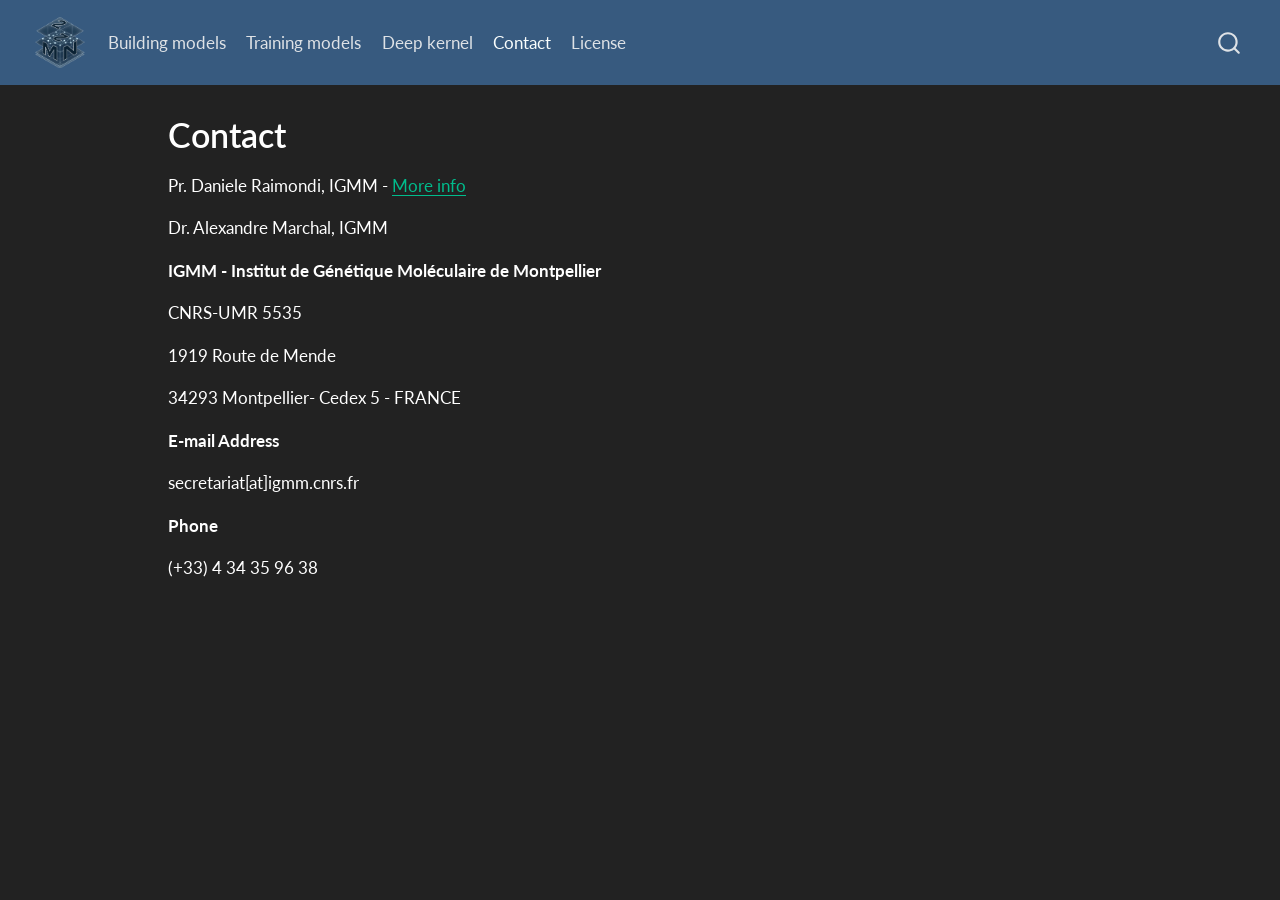
<file: contact.html>
<!DOCTYPE html>
<html xmlns="http://www.w3.org/1999/xhtml" lang="en" xml:lang="en"><head>

<meta charset="utf-8">
<meta name="generator" content="quarto-1.11.9">

<meta name="viewport" content="width=device-width, initial-scale=1.0, user-scalable=yes">


<title>Contact – m2n2</title>
<style>
/* Default styles provided by pandoc.
** See https://pandoc.org/MANUAL.html#variables-for-html for config info.
*/
span.smallcaps{font-variant: small-caps;}
div.columns{display: flex; gap: 1.5em;}
div.column{flex: auto;}
@media screen {
div.columns{gap: min(4vw, 1.5em);}
div.column{overflow-x: auto;}
}
div.hanging-indent{margin-left: 1.5em; text-indent: -1.5em;}
ul.task-list{list-style: none;}
ul.task-list li input[type="checkbox"] {
  width: 0.8em;
  margin: 0 0.8em 0.2em -1em; /* quarto-specific, see https://github.com/quarto-dev/quarto-cli/issues/4556 */ 
  vertical-align: middle;
}
</style>


<script src="site_libs/quarto-nav/quarto-nav.js"></script>
<script src="site_libs/quarto-nav/headroom.min.js"></script>
<script src="site_libs/clipboard/clipboard.min.js"></script>
<script src="site_libs/quarto-search/autocomplete.umd.js"></script>
<script src="site_libs/quarto-search/fuse.min.js"></script>
<script src="site_libs/quarto-search/quarto-search.js"></script>
<meta name="quarto:offset" content="./">
<link href="./img/favicon.png" rel="icon" type="image/png">
<script src="site_libs/quarto-html/quarto.js" type="module"></script>
<script src="site_libs/quarto-html/tabsets/tabsets.js" type="module"></script>
<script src="site_libs/quarto-html/scrollable-regions/scrollable-regions.js" type="module"></script>
<script src="site_libs/quarto-html/popper.min.js"></script>
<script src="site_libs/quarto-html/tippy.umd.min.js"></script>
<script src="site_libs/quarto-html/anchor.min.js"></script>
<link href="site_libs/quarto-html/tippy.css" rel="stylesheet">
<link href="site_libs/quarto-html/quarto-syntax-highlighting-dark-447e42e69aaa9833c0ba1b986f430b20.css" rel="stylesheet" id="quarto-text-highlighting-styles">
<script src="site_libs/bootstrap/bootstrap.min.js"></script>
<link href="site_libs/bootstrap/bootstrap-icons.css" rel="stylesheet">
<link href="site_libs/bootstrap/bootstrap-379c8eee9c6f7a34f31a2b320c1950b6.min.css" rel="stylesheet" append-hash="true" id="quarto-bootstrap" data-mode="dark">
<script id="quarto-search-options" type="application/json">{
  "location": "navbar",
  "copy-button": false,
  "collapse-after": 3,
  "panel-placement": "end",
  "type": "overlay",
  "limit": 50,
  "keyboard-shortcut": [
    "f",
    "/",
    "s"
  ],
  "show-item-context": false,
  "language": {
    "search-no-results-text": "No results",
    "search-matching-documents-text": "matching documents",
    "search-copy-link-title": "Copy link to search",
    "search-hide-matches-text": "Hide additional matches",
    "search-more-match-text": "more match in this document",
    "search-more-matches-text": "more matches in this document",
    "search-clear-button-title": "Clear",
    "search-text-placeholder": "",
    "search-detached-cancel-button-title": "Cancel",
    "search-submit-button-title": "Submit",
    "search-label": "Search"
  }
}</script>


</head>

<body class="nav-fixed quarto-light"><a id="quarto-skip-link" class="visually-hidden-focusable" href="#quarto-document-content">Skip to main content</a>

<div id="quarto-search-results"></div>
  <header id="quarto-header" class="headroom fixed-top">
    <nav class="navbar navbar-expand-lg " data-bs-theme="dark" aria-label="Site">
      <div class="navbar-container container-fluid">
      <div class="navbar-brand-container mx-auto">
    <a href="./index.html" class="navbar-brand navbar-brand-logo">
    <img src="./img/favicon.png" alt="m2n2" class="navbar-logo light-content">
    <img src="./img/favicon.png" alt="m2n2" class="navbar-logo dark-content">
    </a>
  </div>
          <button class="navbar-toggler" type="button" data-bs-toggle="collapse" data-bs-target="#navbarCollapse" aria-controls="navbarCollapse" aria-expanded="false" aria-label="Toggle navigation" onclick="if (window.quartoToggleHeadroom) { window.quartoToggleHeadroom(); }">
  <span class="navbar-toggler-icon"></span>
</button>
          <div class="collapse navbar-collapse" id="navbarCollapse">
            <ul class="navbar-nav navbar-nav-scroll me-auto">
  <li class="nav-item">
    <a class="nav-link" href="./build.html"> 
<span class="menu-text">Building models</span></a>
  </li>  
  <li class="nav-item">
    <a class="nav-link" href="./training.html"> 
<span class="menu-text">Training models</span></a>
  </li>  
  <li class="nav-item">
    <a class="nav-link" href="./deep_kernel.html"> 
<span class="menu-text">Deep kernel</span></a>
  </li>  
  <li class="nav-item">
    <a class="nav-link active" href="./contact.html" aria-current="page"> 
<span class="menu-text">Contact</span></a>
  </li>  
  <li class="nav-item">
    <a class="nav-link" href="./license.html"> 
<span class="menu-text">License</span></a>
  </li>  
</ul>
          </div> <!-- /navcollapse -->
            <div class="quarto-navbar-tools">
</div>
            <div id="quarto-search" class="" title="Search"></div>
      </div> <!-- /container-fluid -->
    </nav>
</header>
<!-- content -->
<div id="quarto-content" class="quarto-container page-columns page-rows-contents page-layout-article page-navbar">
<!-- sidebar -->
<!-- margin-sidebar -->
    <div id="quarto-margin-sidebar" class="sidebar margin-sidebar zindex-bottom">
        
    </div>
<!-- main -->
<main class="content" id="quarto-document-content" tabindex="-1">

<header id="title-block-header" class="quarto-title-block default">
<div class="quarto-title">
<h1 class="title">Contact</h1>
</div>



<div class="quarto-title-meta">

    
  
    
  </div>
  


</header>


<p>Pr. Daniele Raimondi, IGMM - <a href="https://www.igmm.cnrs.fr/en/team/ai-for-genome-interpretation/">More info</a></p>
<p>Dr.&nbsp;Alexandre Marchal, IGMM</p>
<p><strong>IGMM - Institut de Génétique Moléculaire de Montpellier</strong></p>
<p>CNRS-UMR 5535</p>
<p>1919 Route de Mende</p>
<p>34293 Montpellier- Cedex 5 - FRANCE</p>
<p><strong>E-mail Address</strong></p>
<p>secretariat[at]igmm.cnrs.fr</p>
<p><strong>Phone</strong></p>
<p>(+33) 4 34 35 96 38</p>



</main> <!-- /main -->
<script id="quarto-html-after-body" type="application/javascript">
  window.document.addEventListener("DOMContentLoaded", function (event) {
    const icon = "";
    const anchorJS = new window.AnchorJS();
    anchorJS.options = {
      placement: 'right',
      icon: icon
    };
    anchorJS.add('.anchored');
    const isCodeAnnotation = (el) => {
      for (const clz of el.classList) {
        if (clz.startsWith('code-annotation-')) {                     
          return true;
        }
      }
      return false;
    }
    const onCopySuccess = function(e) {
      // button target
      const button = e.trigger;
      // don't keep focus
      button.blur();
      // flash "checked"
      button.classList.add('code-copy-button-checked');
      var currentTitle = button.getAttribute("title");
      button.setAttribute("title", "Copied!");
      let tooltip;
      if (window.bootstrap) {
        button.setAttribute("data-bs-toggle", "tooltip");
        button.setAttribute("data-bs-placement", "left");
        button.setAttribute("data-bs-title", "Copied!");
        tooltip = new bootstrap.Tooltip(button, 
          { trigger: "manual", 
            customClass: "code-copy-button-tooltip",
            offset: [0, -8]});
        tooltip.show();    
      }
      setTimeout(function() {
        if (tooltip) {
          tooltip.hide();
          button.removeAttribute("data-bs-title");
          button.removeAttribute("data-bs-toggle");
          button.removeAttribute("data-bs-placement");
        }
        button.setAttribute("title", currentTitle);
        button.classList.remove('code-copy-button-checked');
      }, 1000);
      // clear code selection
      e.clearSelection();
    }
    const getTextToCopy = function(trigger) {
      const outerScaffold = trigger.parentElement.cloneNode(true);
      const codeEl = outerScaffold.querySelector('code');
      for (const childEl of codeEl.children) {
        if (isCodeAnnotation(childEl)) {
          childEl.remove();
        }
      }
      return codeEl.innerText;
    }
    const clipboard = new window.ClipboardJS('.code-copy-button:not([data-in-quarto-modal])', {
      text: getTextToCopy
    });
    clipboard.on('success', onCopySuccess);
    if (window.document.getElementById('quarto-embedded-source-code-modal')) {
      const clipboardModal = new window.ClipboardJS('.code-copy-button[data-in-quarto-modal]', {
        text: getTextToCopy,
        container: window.document.getElementById('quarto-embedded-source-code-modal')
      });
      clipboardModal.on('success', onCopySuccess);
    }
      var localhostRegex = new RegExp(/^(?:http|https):\/\/localhost\:?[0-9]*\//);
      var mailtoRegex = new RegExp(/^mailto:/);
        var filterRegex = new RegExp("https:\/\/AI-for-Genome-Interpretation-lab\.github\.io\/m2n2\/");
      var isInternal = (href) => {
          return filterRegex.test(href) || localhostRegex.test(href) || mailtoRegex.test(href);
      }
      // Inspect non-navigation links and adorn them if external
      window.quartoDecorateExternalLinks = function (root) {
     var links = (root || window.document).querySelectorAll('a[href]:not(.nav-link):not(.navbar-brand):not(.toc-action):not(.sidebar-link):not(.sidebar-item-toggle):not(.pagination-link):not(.no-external):not([aria-hidden]):not(.dropdown-item):not(.quarto-navigation-tool):not(.about-link)');
      for (var i=0; i<links.length; i++) {
        const link = links[i];
        if (!isInternal(link.href)) {
          // undo the damage that might have been done by quarto-nav.js in the case of
          // links that we want to consider external
          if (link.dataset.originalHref !== undefined) {
            link.href = link.dataset.originalHref;
          }
          if (!link.classList.contains('no-external-icon')) {
          }
        }
      }
      };
      window.quartoDecorateExternalLinks(window.document);
    // Esc closes the popup (WCAG 1.4.13) and focus leaving both trigger and
    // popup closes it (WCAG 2.4.11); tippy handles neither for interactive popups.
    const hideOnEscAndFocusOut = {
      name: 'hideOnEscAndFocusOut',
      defaultValue: true,
      fn(instance) {
        const dismiss = () => {
          // A show scheduled by the trigger delay would otherwise reopen it
          instance.clearDelayTimeouts();
          instance.hide();
        };
        const onKeyDown = (event) => {
          if (event.key !== 'Escape') {
            return;
          }
          // Keep Esc from also reaching page handlers (e.g. reveal.js overview),
          // except an open reveal.js slide menu, which Esc should close too.
          // The menu handles keys only when its keyboard option is on.
          const menuHandlesEsc = window.Reveal?.getPlugin?.('menu')?.isOpen() &&
            window.Reveal.getConfig().menu?.keyboard !== false;
          if (!menuHandlesEsc) {
            event.stopPropagation();
          }
          if (instance.popper.contains(window.document.activeElement)) {
            // Disabled while refocusing so the focus trigger does not reopen it
            instance.disable();
            instance.reference.focus();
            instance.enable();
          }
          dismiss();
        };
        const onFocusOut = (event) => {
          const target = event.relatedTarget;
          if (target && !instance.reference.contains(target) &&
              !instance.popper.contains(target)) {
            dismiss();
          }
        };
        // On the trigger too: a click trigger (code-annotations: select) has no
        // blur handling. Attached for the instance's lifetime so leaving the
        // trigger also cancels a show still pending on the trigger delay.
        instance.reference.addEventListener('focusout', onFocusOut);
        return {
          onShow() {
            window.document.addEventListener('keydown', onKeyDown, true);
            instance.popper.addEventListener('focusout', onFocusOut);
          },
          onHide() {
            window.document.removeEventListener('keydown', onKeyDown, true);
            instance.popper.removeEventListener('focusout', onFocusOut);
          },
          onDestroy() {
            instance.reference.removeEventListener('focusout', onFocusOut);
          },
        };
      },
    };
    function tippyHover(el, contentFn, onTriggerFn, onUntriggerFn) {
      const config = {
        allowHTML: true,
        maxWidth: 500,
        delay: 100,
        arrow: false,
        appendTo: function(el) {
            return el.parentElement;
        },
        interactive: true,
        interactiveBorder: 10,
        theme: 'quarto',
        placement: 'bottom-start',
        plugins: [hideOnEscAndFocusOut],
      };
      if (contentFn) {
        config.content = contentFn;
      }
      if (onTriggerFn) {
        config.onTrigger = onTriggerFn;
      }
      if (onUntriggerFn) {
        config.onUntrigger = onUntriggerFn;
      }
      window.tippy(el, config); 
    }
    const noterefs = window.document.querySelectorAll('a[role="doc-noteref"]');
    for (var i=0; i<noterefs.length; i++) {
      const ref = noterefs[i];
      tippyHover(ref, function() {
        // use id or data attribute instead here
        let href = ref.getAttribute('data-footnote-href') || ref.getAttribute('href');
        try { href = new URL(href).hash; } catch {}
        const id = href.replace(/^#\/?/, "");
        const note = window.document.getElementById(id);
        if (note) {
          return note.innerHTML;
        } else {
          return "";
        }
      });
    }
    const xrefs = window.document.querySelectorAll('a.quarto-xref');
    const processXRef = (id, note) => {
      // Strip column container classes
      const stripColumnClz = (el) => {
        el.classList.remove("page-full", "page-columns");
        if (el.children) {
          for (const child of el.children) {
            stripColumnClz(child);
          }
        }
      }
      stripColumnClz(note)
      if (id === null || id.startsWith('sec-')) {
        // Special case sections, only their first couple elements
        const container = document.createElement("div");
        if (note.children && note.children.length > 2) {
          container.appendChild(note.children[0].cloneNode(true));
          for (let i = 1; i < note.children.length; i++) {
            const child = note.children[i];
            if (child.tagName === "P" && child.innerText === "") {
              continue;
            } else {
              container.appendChild(child.cloneNode(true));
              break;
            }
          }
          if (window.Quarto?.typesetMath) {
            window.Quarto.typesetMath(container);
          }
          return container.innerHTML
        } else {
          if (window.Quarto?.typesetMath) {
            window.Quarto.typesetMath(note);
          }
          return note.innerHTML;
        }
      } else {
        // Remove any anchor links if they are present
        const anchorLink = note.querySelector('a.anchorjs-link');
        if (anchorLink) {
          anchorLink.remove();
        }
        if (window.Quarto?.typesetMath) {
          window.Quarto.typesetMath(note);
        }
        if (note.classList.contains("callout")) {
          return note.outerHTML;
        } else {
          return note.innerHTML;
        }
      }
    }
    for (var i=0; i<xrefs.length; i++) {
      const xref = xrefs[i];
      tippyHover(xref, undefined, function(instance) {
        instance.disable();
        let url = xref.getAttribute('href');
        let hash = undefined; 
        if (url.startsWith('#')) {
          hash = url;
        } else {
          try { hash = new URL(url).hash; } catch {}
        }
        if (hash) {
          const id = hash.replace(/^#\/?/, "");
          const note = window.document.getElementById(id);
          if (note !== null) {
            try {
              const html = processXRef(id, note.cloneNode(true));
              instance.setContent(html);
            } finally {
              instance.enable();
              instance.show();
            }
          } else {
            // See if we can fetch this
            fetch(url.split('#')[0])
            .then(res => res.text())
            .then(html => {
              const parser = new DOMParser();
              const htmlDoc = parser.parseFromString(html, "text/html");
              const note = htmlDoc.getElementById(id);
              if (note !== null) {
                const html = processXRef(id, note);
                instance.setContent(html);
              } 
            }).finally(() => {
              instance.enable();
              instance.show();
            });
          }
        } else {
          // See if we can fetch a full url (with no hash to target)
          // This is a special case and we should probably do some content thinning / targeting
          fetch(url)
          .then(res => res.text())
          .then(html => {
            const parser = new DOMParser();
            const htmlDoc = parser.parseFromString(html, "text/html");
            const note = htmlDoc.querySelector('main.content');
            if (note !== null) {
              // This should only happen for chapter cross references
              // (since there is no id in the URL)
              // remove the first header
              if (note.children.length > 0 && note.children[0].tagName === "HEADER") {
                note.children[0].remove();
              }
              const html = processXRef(null, note);
              instance.setContent(html);
            } 
          }).finally(() => {
            instance.enable();
            instance.show();
          });
        }
      }, function(instance) {
      });
    }
        let selectedAnnoteEl;
        const selectorForAnnotation = ( cell, annotation) => {
          let cellAttr = 'data-code-cell="' + cell + '"';
          let lineAttr = 'data-code-annotation="' +  annotation + '"';
          const selector = 'span[' + cellAttr + '][' + lineAttr + ']';
          return selector;
        }
        const selectCodeLines = (annoteEl) => {
          const doc = window.document;
          const targetCell = annoteEl.getAttribute("data-target-cell");
          const targetAnnotation = annoteEl.getAttribute("data-target-annotation");
          const annoteSpan = window.document.querySelector(selectorForAnnotation(targetCell, targetAnnotation));
          const lines = annoteSpan.getAttribute("data-code-lines").split(",");
          const lineIds = lines.map((line) => {
            return targetCell + "-" + line;
          })
          // Each band is positioned against its own containing block, which is
          // not the offsetParent of the lines, so place it from client rects.
          const placeBand = (band, firstEl, lastEl, codeBlock) => {
            const container = band.offsetParent;
            if (container === null) {
              return;
            }
            const containerRect = container.getBoundingClientRect();
            // Reveal.js scales slides with a transform, so convert client
            // pixels back to the CSS pixels of the container.
            const scale = containerRect.height / container.offsetHeight || 1;
            const firstRect = firstEl.getBoundingClientRect();
            const lastRect = lastEl.getBoundingClientRect();
            const top = (firstRect.top - containerRect.top) / scale - container.clientTop + container.scrollTop;
            const height = (lastRect.bottom - firstRect.top) / scale;
            band.style.top = top - 2 + "px";
            band.style.height = height + 4 + "px";
            if (codeBlock) {
              // Without the copy button wrapper, the containing block is wider
              // than the code block, so span the code block explicitly.
              const blockRect = codeBlock.getBoundingClientRect();
              band.style.left = (blockRect.left - containerRect.left) / scale - container.clientLeft + container.scrollLeft + "px";
              band.style.width = blockRect.width / scale + "px";
            }
          };
          if (lineIds.length > 0) {
            const el = window.document.getElementById(lineIds[0]);
            const lastEl = window.document.getElementById(lineIds[lineIds.length - 1]);
            const parent = el.parentElement.parentElement;
            // cook up a div (if necessary) and position it
            let div = window.document.getElementById("code-annotation-line-highlight");
            if (div === null) {
              div = window.document.createElement("div");
              div.setAttribute("id", "code-annotation-line-highlight");
              div.style.position = 'absolute';
              parent.appendChild(div);
            }
            placeBand(div, el, lastEl, parent.closest("div.sourceCode") || parent);
            let gutterDiv = window.document.getElementById("code-annotation-line-highlight-gutter");
            if (gutterDiv === null) {
              gutterDiv = window.document.createElement("div");
              gutterDiv.setAttribute("id", "code-annotation-line-highlight-gutter");
              gutterDiv.style.position = 'absolute';
              const codeCell = window.document.getElementById(targetCell);
              const gutter = codeCell.querySelector('.code-annotation-gutter');
              gutter.appendChild(gutterDiv);
            }
            placeBand(gutterDiv, el, lastEl);
            selectedAnnoteEl = annoteEl;
          }
        };
        const unselectCodeLines = () => {
          const elementsIds = ["code-annotation-line-highlight", "code-annotation-line-highlight-gutter"];
          elementsIds.forEach((elId) => {
            const div = window.document.getElementById(elId);
            if (div) {
              div.remove();
            }
          });
          selectedAnnoteEl = undefined;
        };
          // Handle positioning of the toggle
      window.addEventListener(
        "resize",
        throttle(() => {
          elRect = undefined;
          if (selectedAnnoteEl) {
            selectCodeLines(selectedAnnoteEl);
          }
        }, 10)
      );
      function throttle(fn, ms) {
      let throttle = false;
      let timer;
        return (...args) => {
          if(!throttle) { // first call gets through
              fn.apply(this, args);
              throttle = true;
          } else { // all the others get throttled
              if(timer) clearTimeout(timer); // cancel #2
              timer = setTimeout(() => {
                fn.apply(this, args);
                timer = throttle = false;
              }, ms);
          }
        };
      }
        // Attach click handler to the DT
        const annoteDls = window.document.querySelectorAll('dt[data-target-cell]');
        for (const annoteDlNode of annoteDls) {
          annoteDlNode.addEventListener('click', (event) => {
            const clickedEl = event.target;
            if (clickedEl !== selectedAnnoteEl) {
              unselectCodeLines();
              const activeEl = window.document.querySelector('dt[data-target-cell].code-annotation-active');
              if (activeEl) {
                activeEl.classList.remove('code-annotation-active');
              }
              selectCodeLines(clickedEl);
              clickedEl.classList.add('code-annotation-active');
            } else {
              // Unselect the line
              unselectCodeLines();
              clickedEl.classList.remove('code-annotation-active');
            }
          });
        }
    const findCites = (el) => {
      const parentEl = el.parentElement;
      if (parentEl) {
        const cites = parentEl.dataset.cites;
        if (cites) {
          return {
            el,
            cites: cites.split(' ')
          };
        } else {
          return findCites(el.parentElement)
        }
      } else {
        return undefined;
      }
    };
    var bibliorefs = window.document.querySelectorAll('a[role="doc-biblioref"]');
    for (var i=0; i<bibliorefs.length; i++) {
      const ref = bibliorefs[i];
      const citeInfo = findCites(ref);
      if (citeInfo) {
        tippyHover(citeInfo.el, function() {
          var popup = window.document.createElement('div');
          citeInfo.cites.forEach(function(cite) {
            var citeDiv = window.document.createElement('div');
            citeDiv.classList.add('hanging-indent');
            citeDiv.classList.add('csl-entry');
            var biblioDiv = window.document.getElementById('ref-' + cite);
            if (biblioDiv) {
              citeDiv.innerHTML = biblioDiv.innerHTML;
            }
            popup.appendChild(citeDiv);
          });
          return popup.innerHTML;
        });
      }
    }
  });
  </script>
  <script type="application/javascript">
  window.quartoScrollableRegionsLabels = {"code":"Scrollable code","output":"Scrollable output"};
  </script>
</div> <!-- /content -->
<script src="www/script.js"></script>




</body></html>
</file>
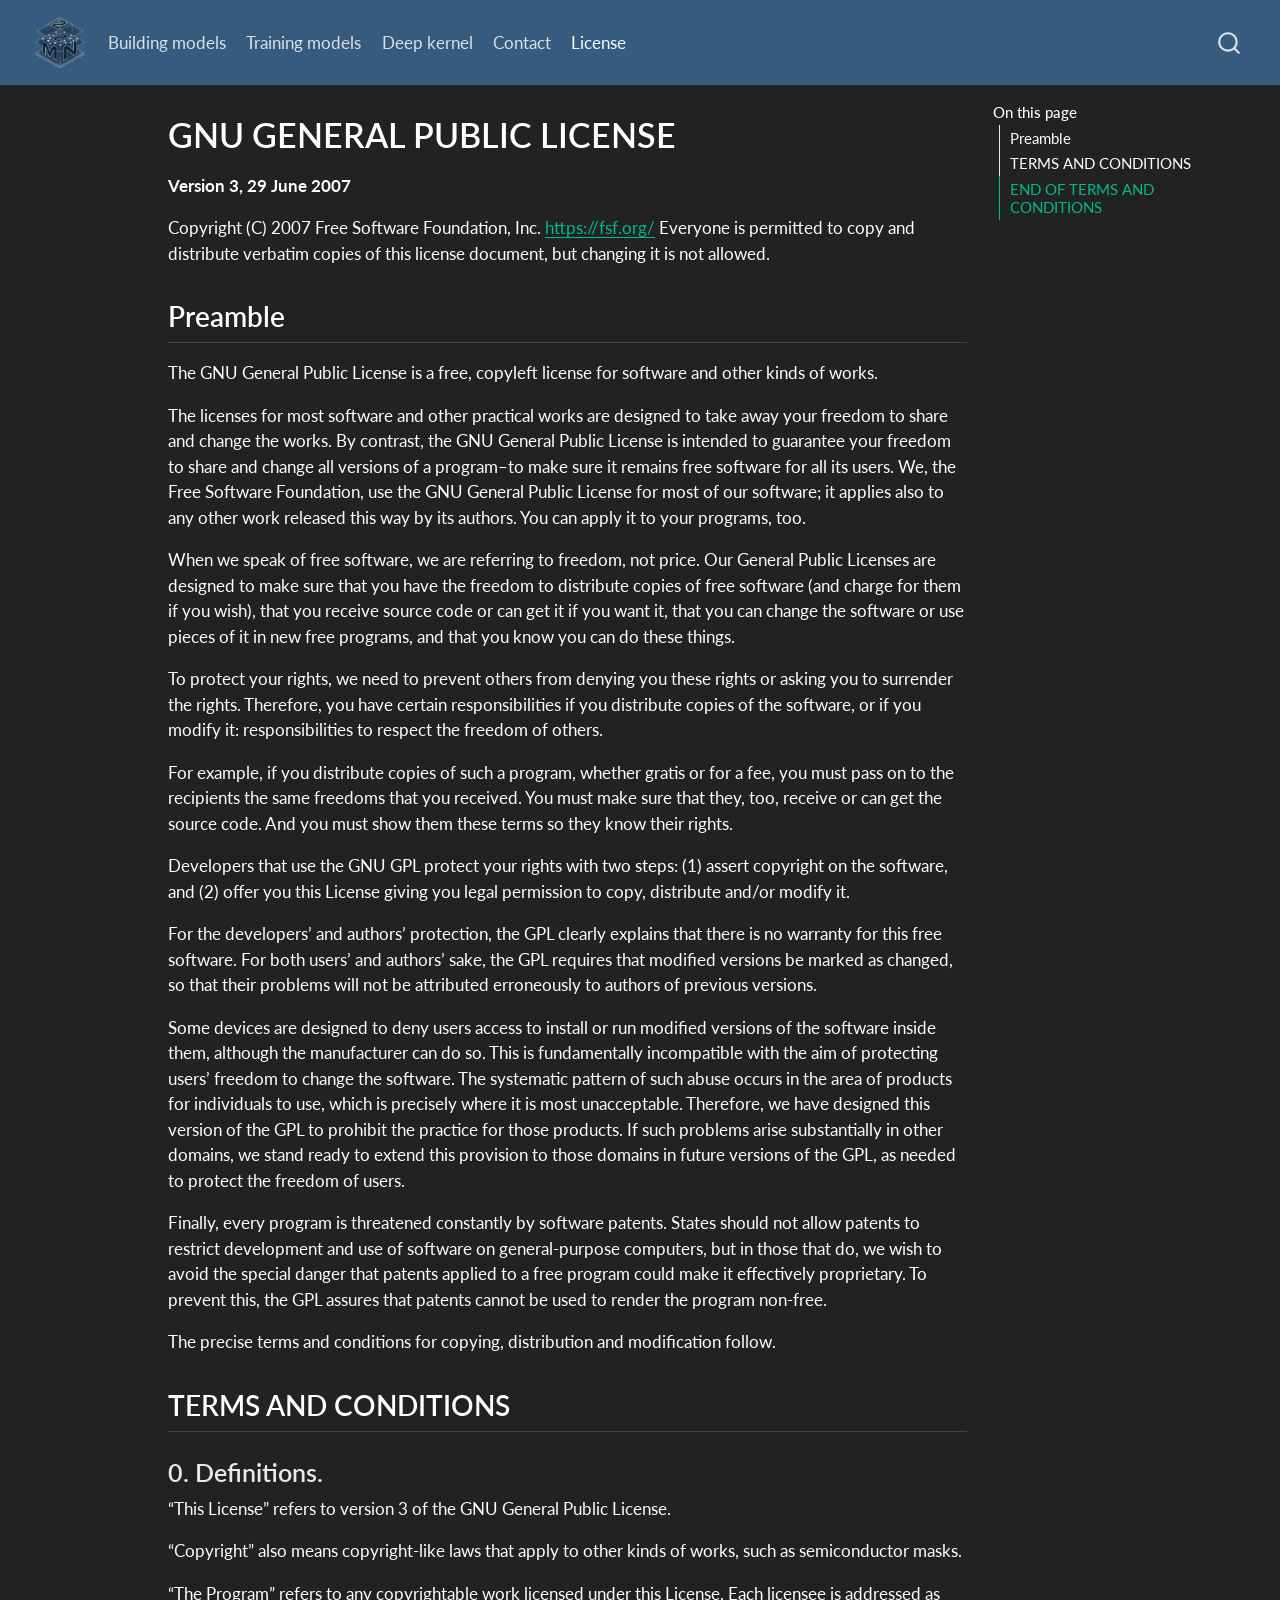
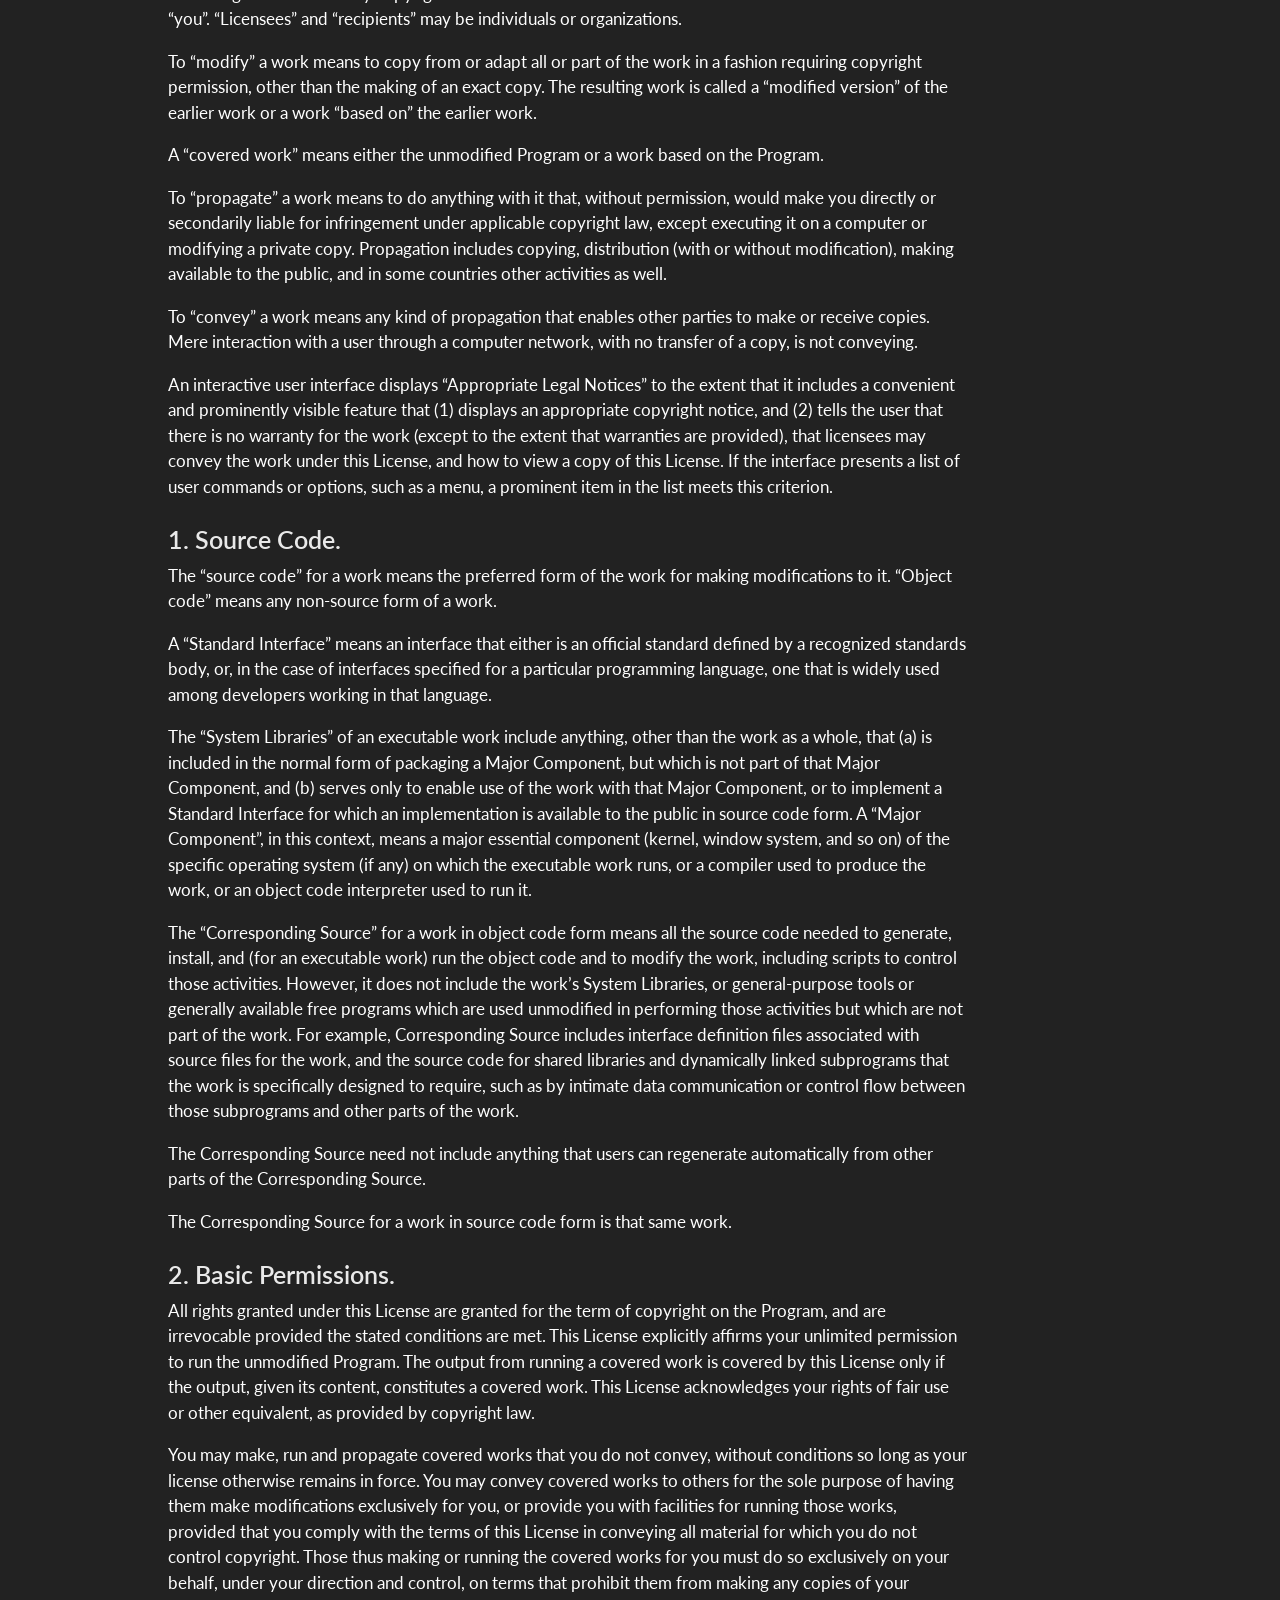
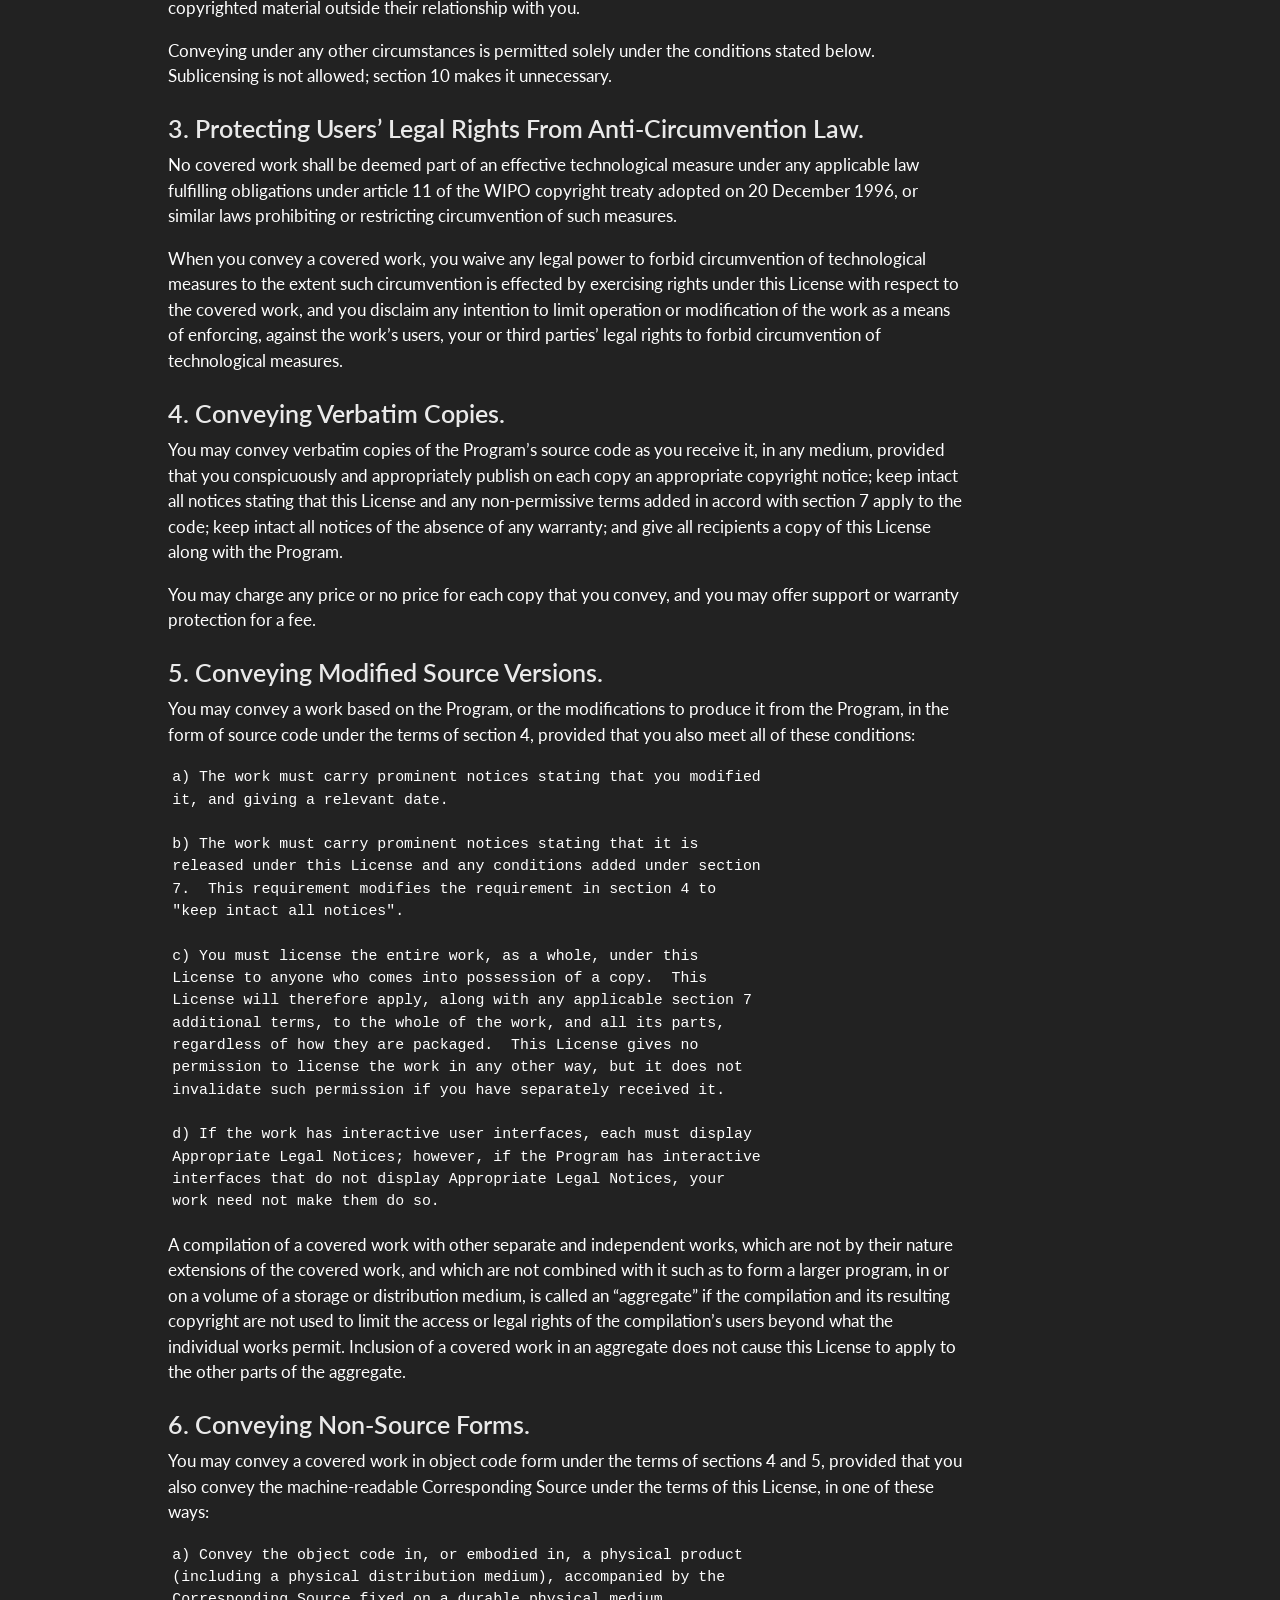
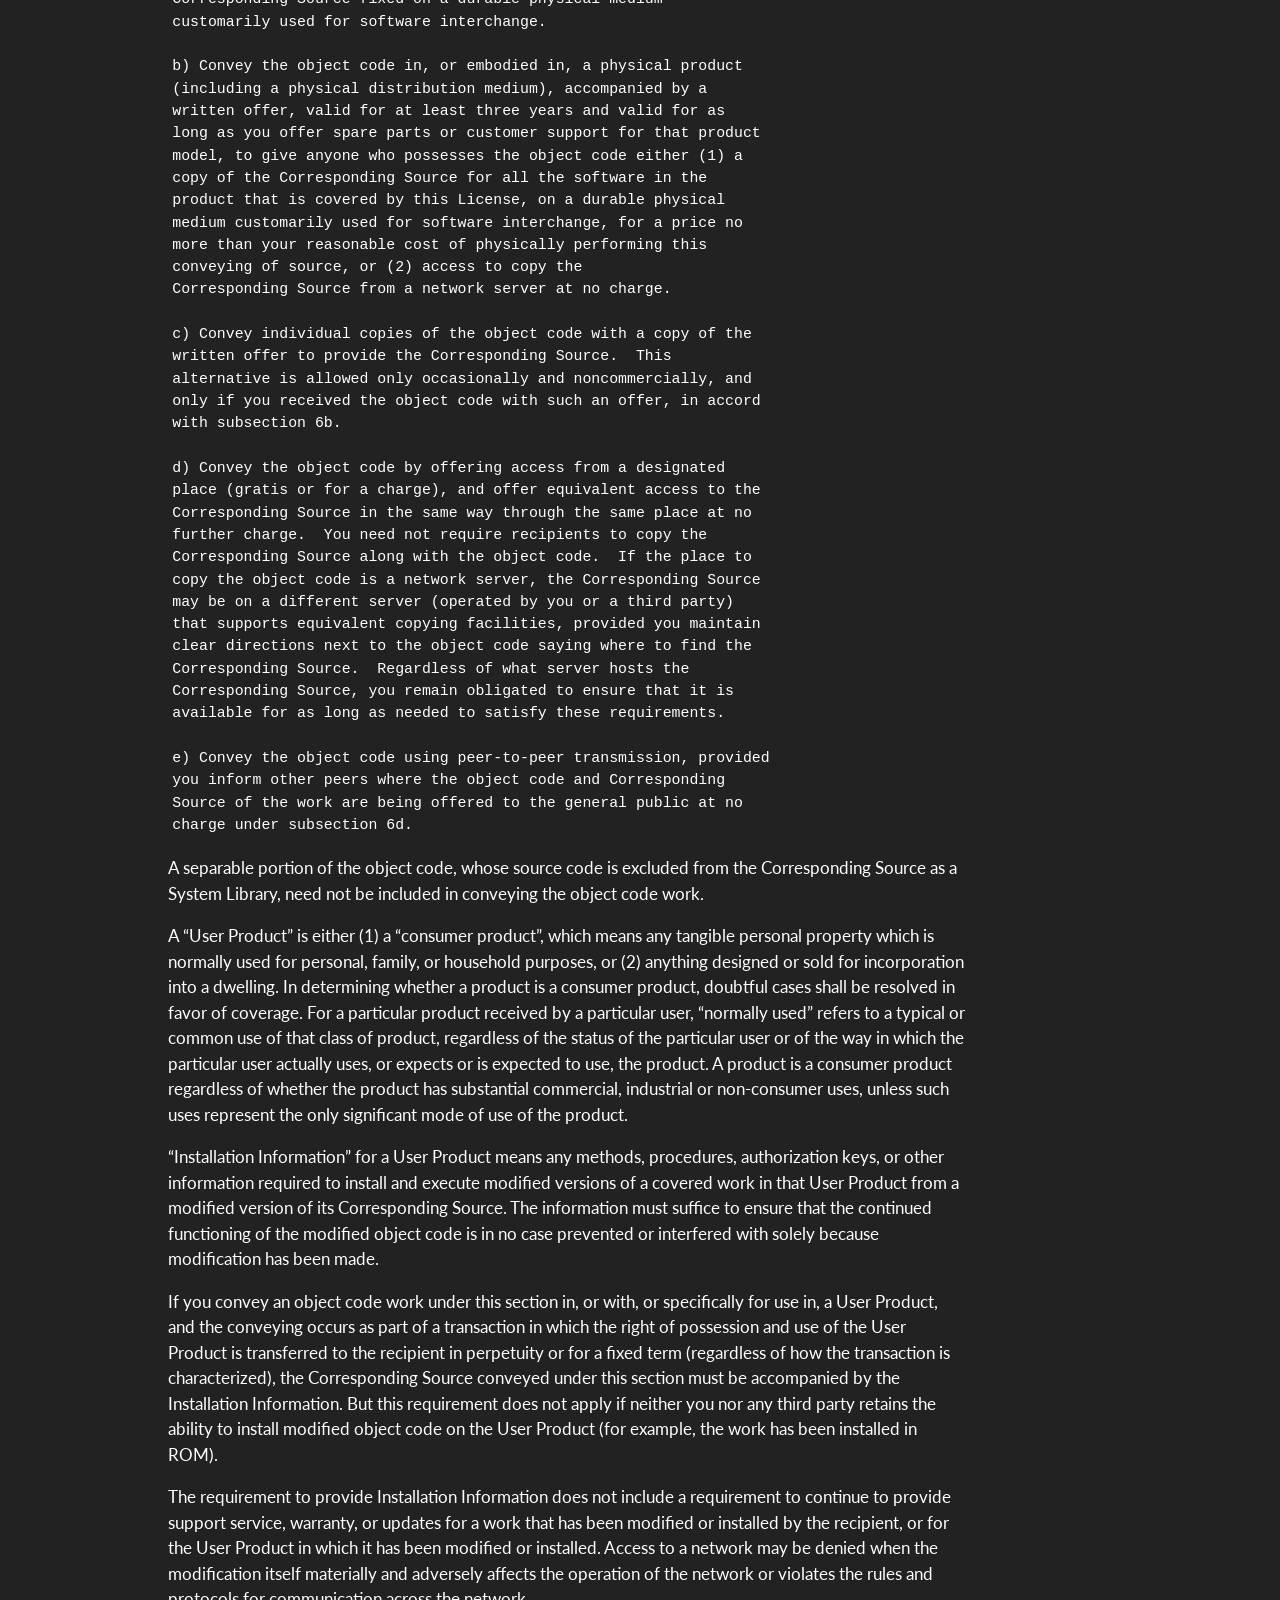
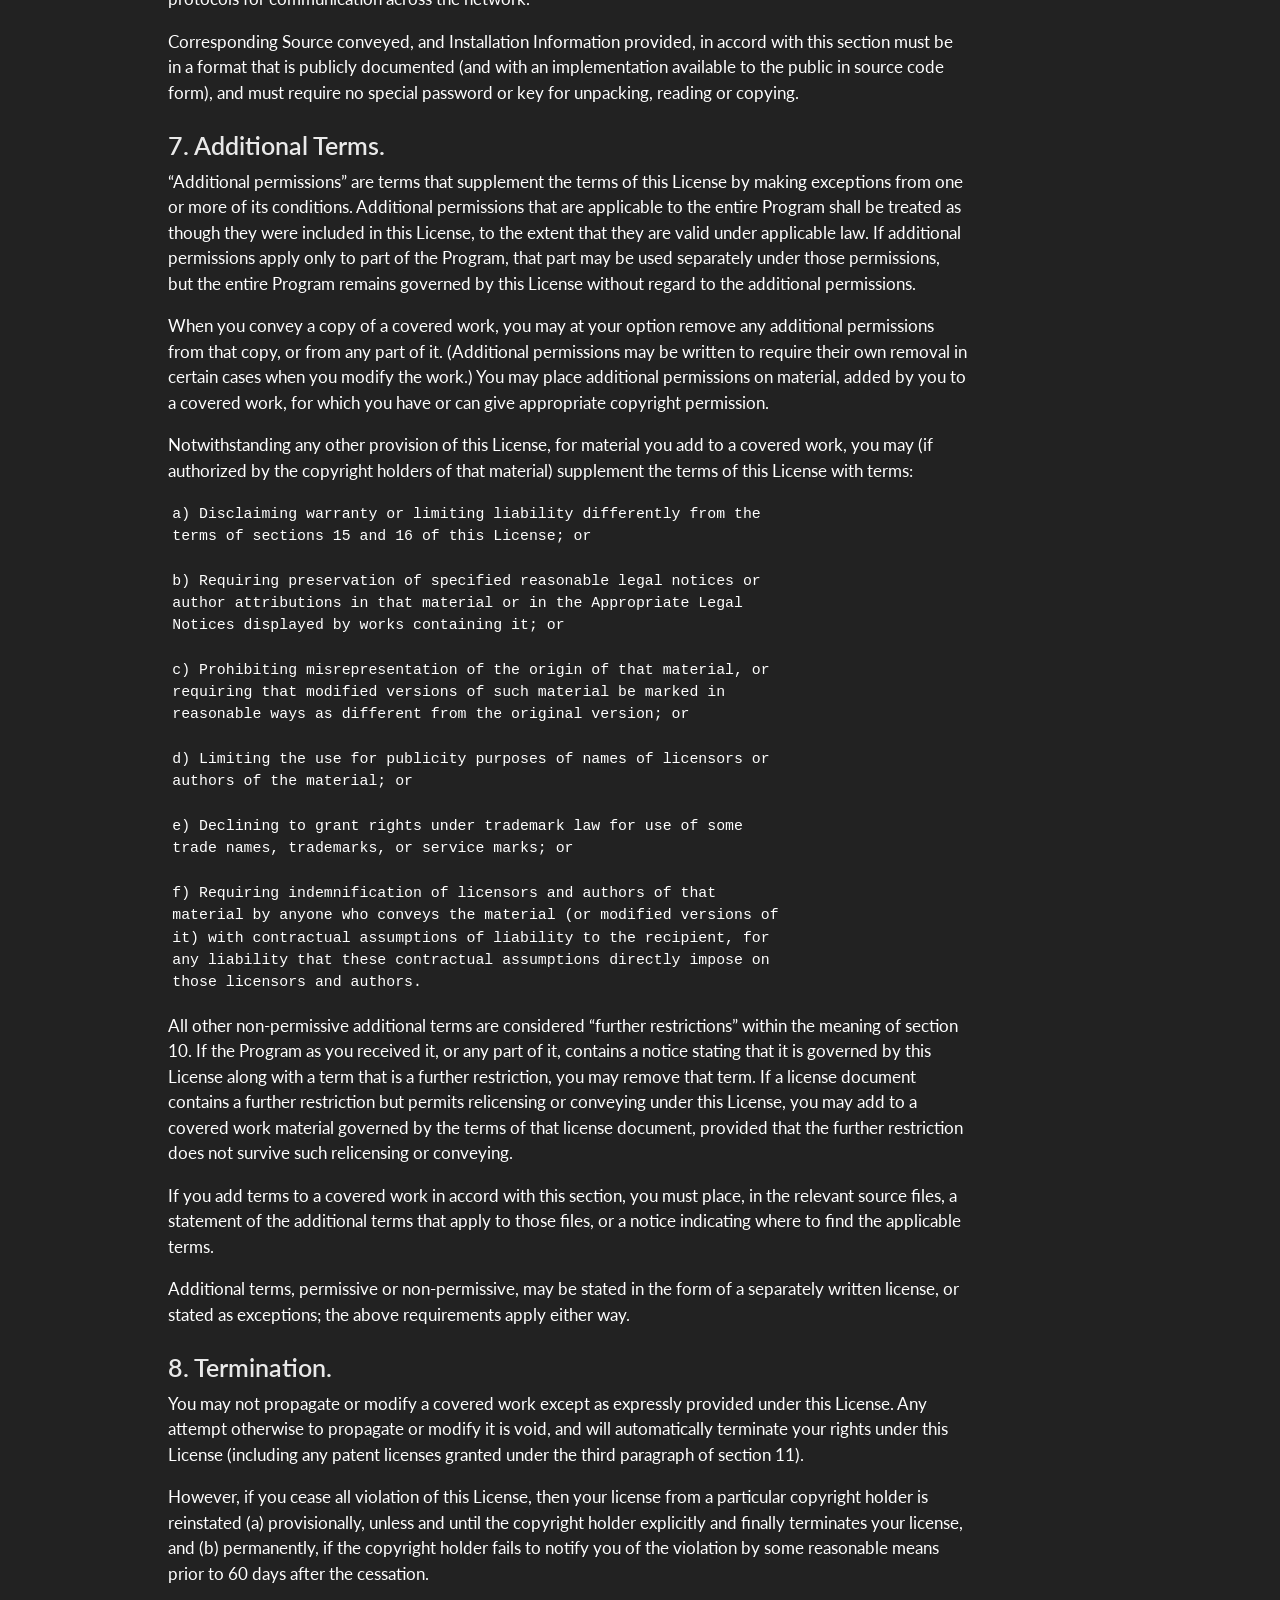
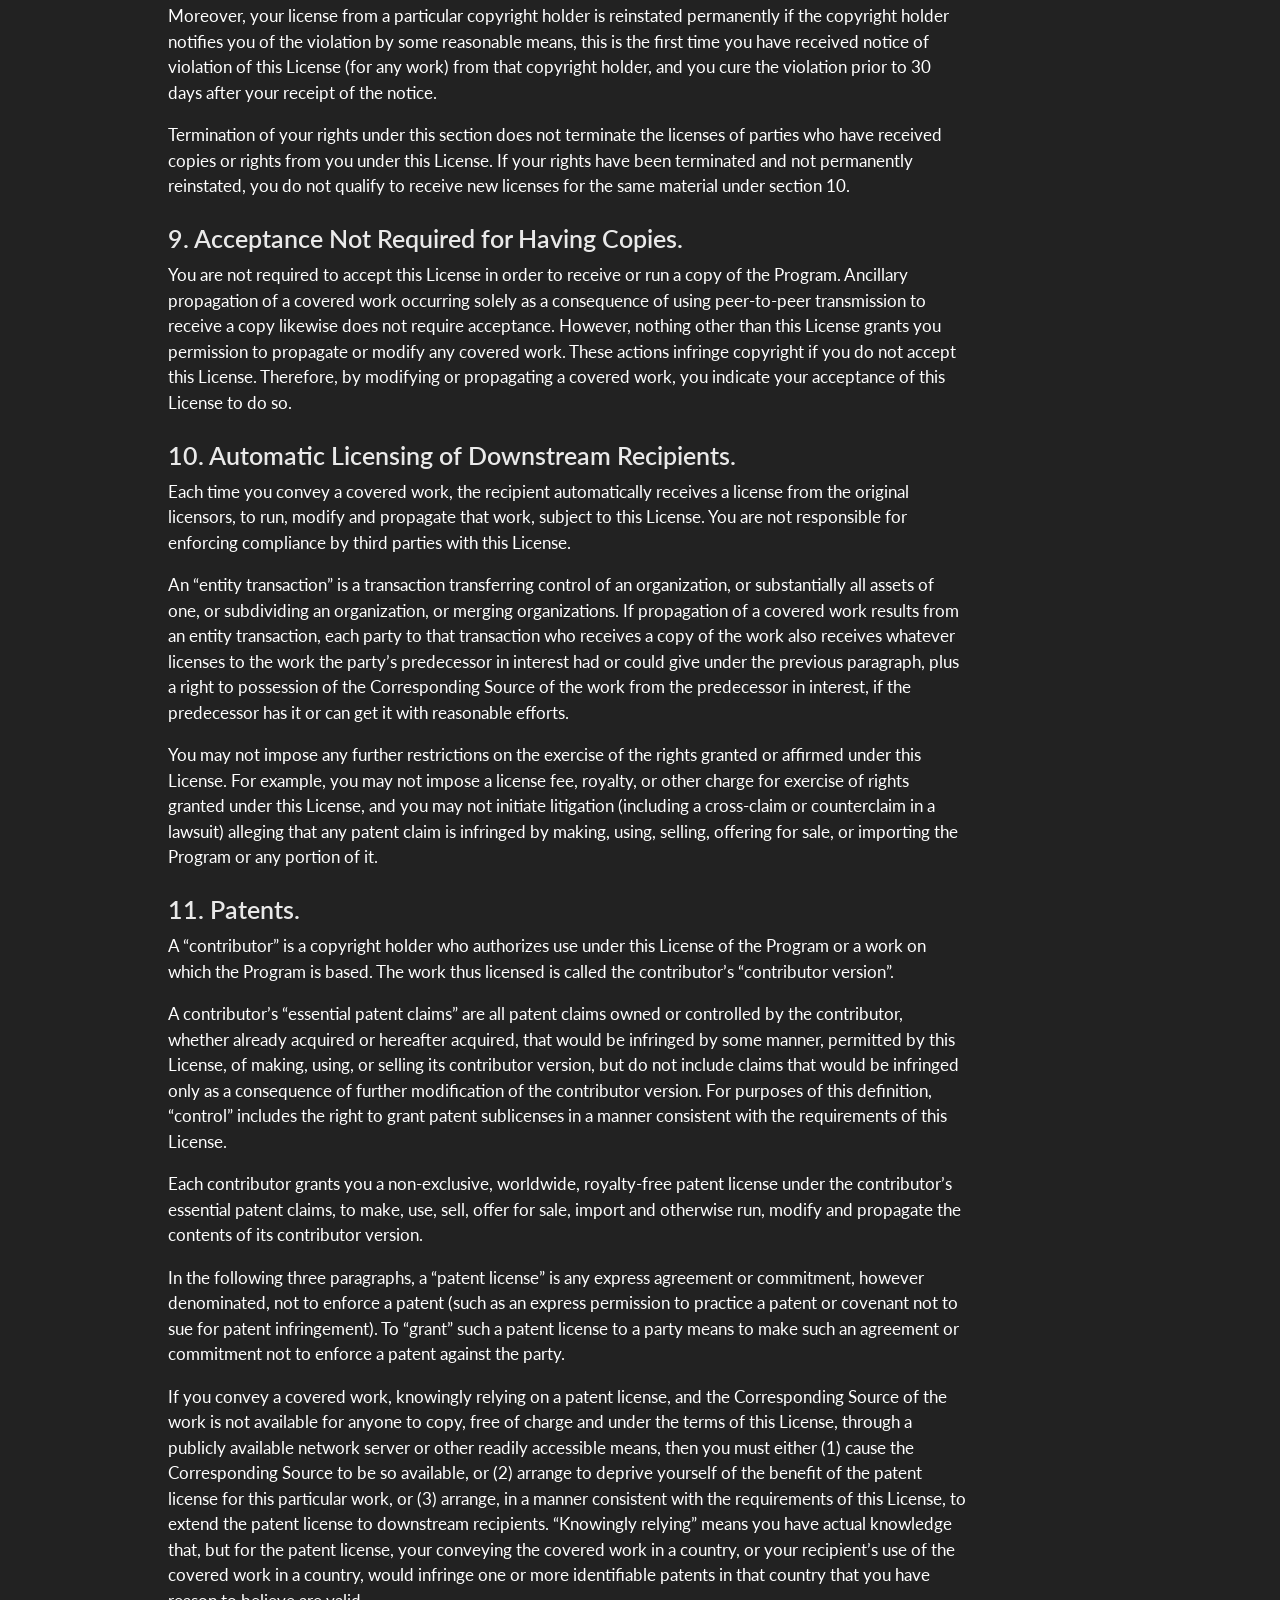
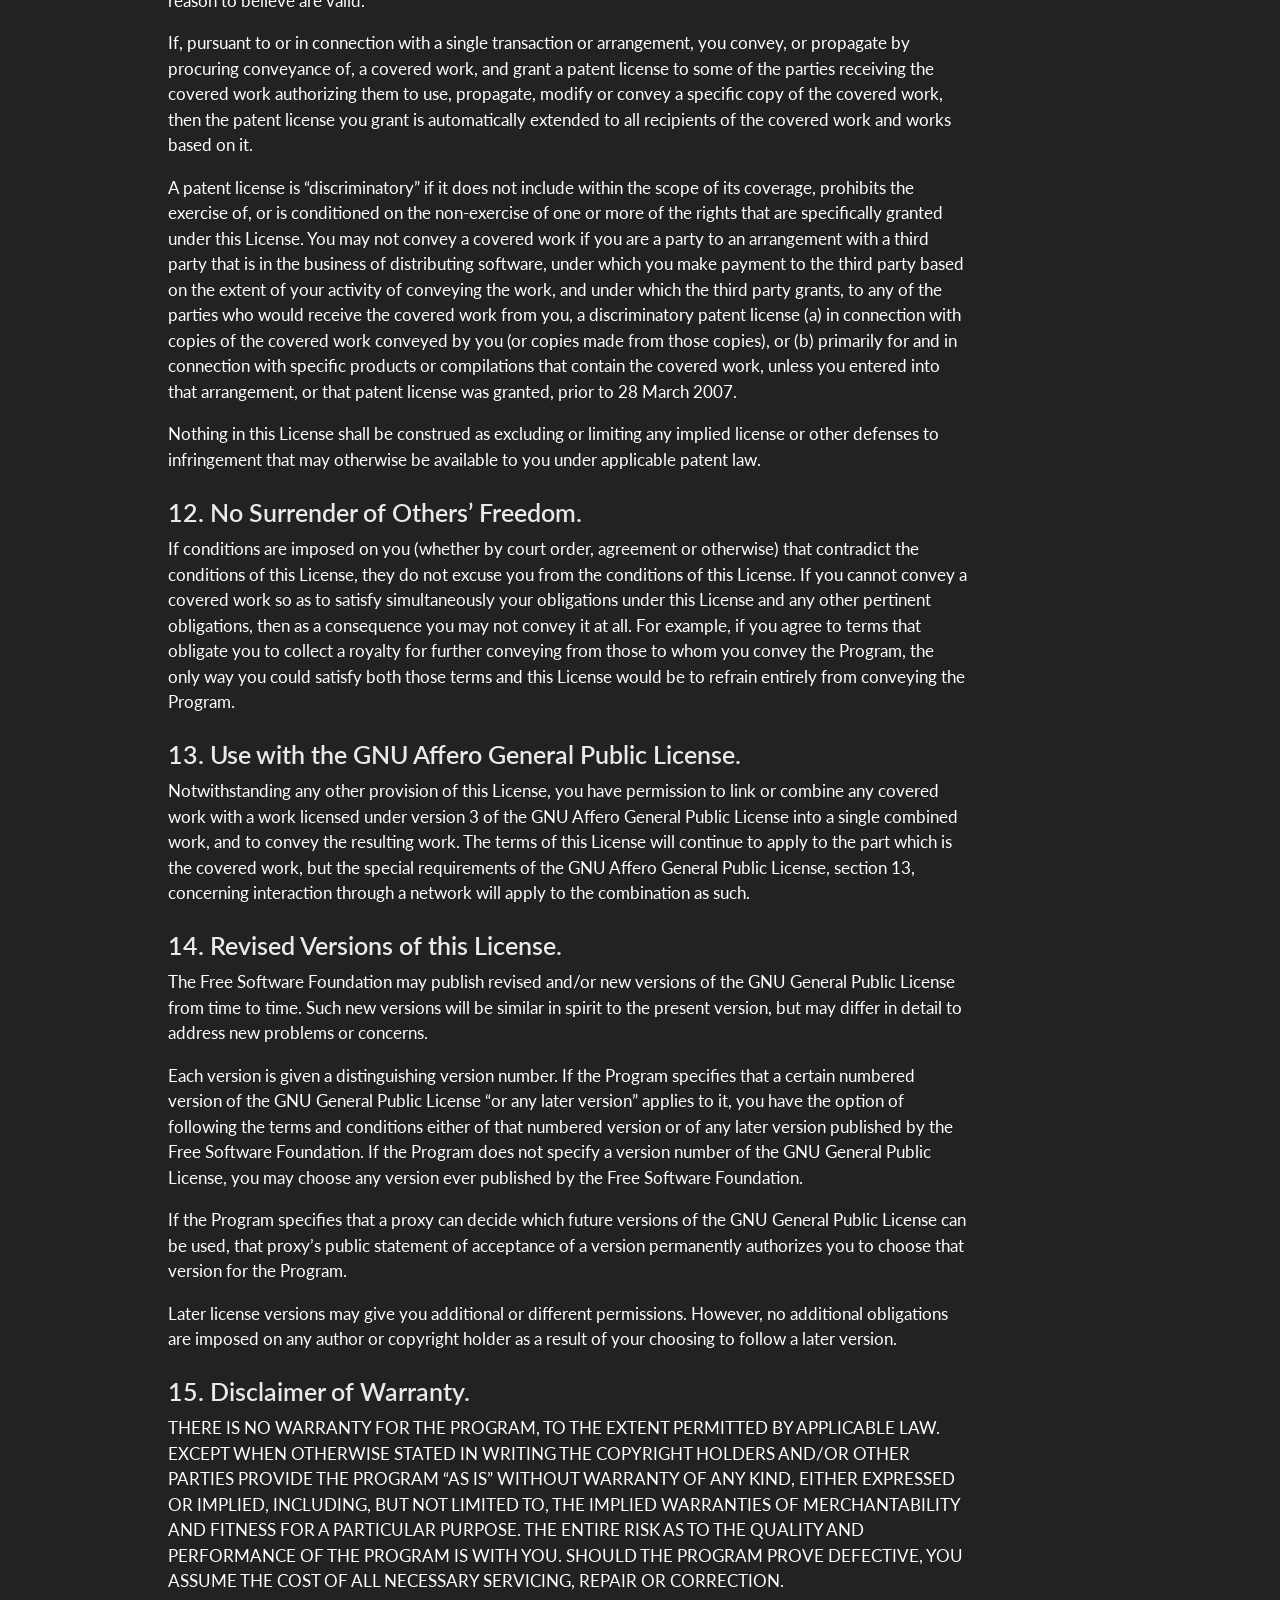
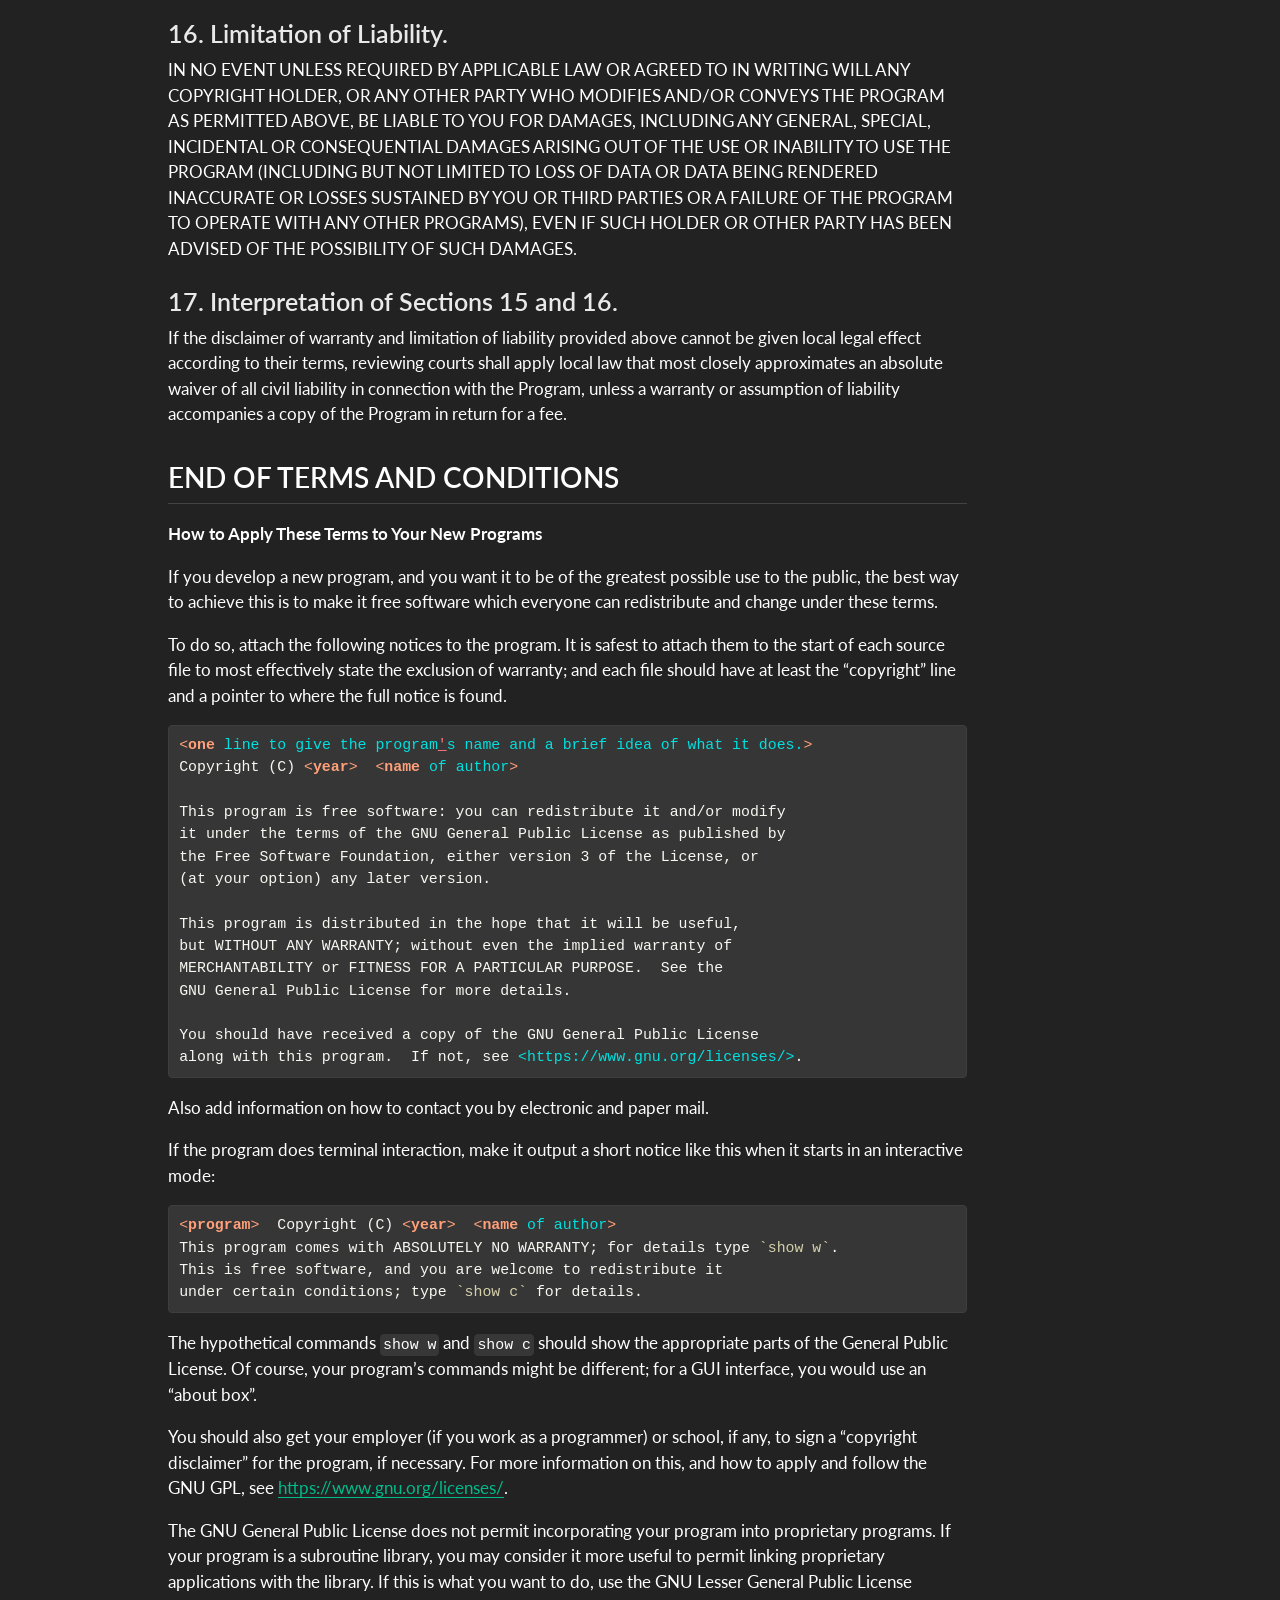
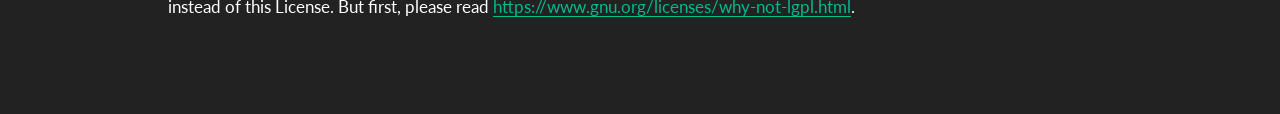
<file: license.html>
<!DOCTYPE html>
<html xmlns="http://www.w3.org/1999/xhtml" lang="en" xml:lang="en"><head>

<meta charset="utf-8">
<meta name="generator" content="quarto-1.11.9">

<meta name="viewport" content="width=device-width, initial-scale=1.0, user-scalable=yes">


<title>GNU GENERAL PUBLIC LICENSE – m2n2</title>
<style>
/* Default styles provided by pandoc.
** See https://pandoc.org/MANUAL.html#variables-for-html for config info.
*/
span.smallcaps{font-variant: small-caps;}
div.columns{display: flex; gap: 1.5em;}
div.column{flex: auto;}
@media screen {
div.columns{gap: min(4vw, 1.5em);}
div.column{overflow-x: auto;}
}
div.hanging-indent{margin-left: 1.5em; text-indent: -1.5em;}
ul.task-list{list-style: none;}
ul.task-list li input[type="checkbox"] {
  width: 0.8em;
  margin: 0 0.8em 0.2em -1em; /* quarto-specific, see https://github.com/quarto-dev/quarto-cli/issues/4556 */ 
  vertical-align: middle;
}
/* CSS for syntax highlighting */
html { -webkit-text-size-adjust: 100%; }
pre > code.sourceCode { white-space: pre; position: relative; }
pre > code.sourceCode > span { display: inline-block; line-height: 1.25; }
pre > code.sourceCode > span:empty { height: 1.2em; }
.sourceCode { overflow: visible; }
code.sourceCode > span { color: inherit; text-decoration: inherit; }
div.sourceCode { margin: 1em 0; }
pre.sourceCode { margin: 0; }
@media screen {
div.sourceCode { overflow: auto; }
}
@media print {
pre > code.sourceCode { white-space: pre-wrap; }
pre > code.sourceCode > span { text-indent: -5em; padding-left: 5em; }
}
pre.numberSource code
  { counter-reset: source-line 0; }
pre.numberSource code > span
  { position: relative; left: -4em; counter-increment: source-line; }
pre.numberSource code > span > a:first-child::before
  { content: counter(source-line);
    position: relative; left: -1em; text-align: right; vertical-align: baseline;
    border: none; display: inline-block;
    -webkit-touch-callout: none; -webkit-user-select: none;
    -khtml-user-select: none; -moz-user-select: none;
    -ms-user-select: none; user-select: none;
    padding: 0 4px; width: 4em;
  }
pre.numberSource { margin-left: 3em;  padding-left: 4px; }
div.sourceCode
  {   }
@media screen {
pre > code.sourceCode > span > a:first-child::before { text-decoration: underline; }
}
</style>


<script src="site_libs/quarto-nav/quarto-nav.js"></script>
<script src="site_libs/quarto-nav/headroom.min.js"></script>
<script src="site_libs/clipboard/clipboard.min.js"></script>
<script src="site_libs/quarto-search/autocomplete.umd.js"></script>
<script src="site_libs/quarto-search/fuse.min.js"></script>
<script src="site_libs/quarto-search/quarto-search.js"></script>
<meta name="quarto:offset" content="./">
<link href="./img/favicon.png" rel="icon" type="image/png">
<script src="site_libs/quarto-html/quarto.js" type="module"></script>
<script src="site_libs/quarto-html/tabsets/tabsets.js" type="module"></script>
<script src="site_libs/quarto-html/scrollable-regions/scrollable-regions.js" type="module"></script>
<script src="site_libs/quarto-html/popper.min.js"></script>
<script src="site_libs/quarto-html/tippy.umd.min.js"></script>
<script src="site_libs/quarto-html/anchor.min.js"></script>
<link href="site_libs/quarto-html/tippy.css" rel="stylesheet">
<link href="site_libs/quarto-html/quarto-syntax-highlighting-dark-447e42e69aaa9833c0ba1b986f430b20.css" rel="stylesheet" id="quarto-text-highlighting-styles">
<script src="site_libs/bootstrap/bootstrap.min.js"></script>
<link href="site_libs/bootstrap/bootstrap-icons.css" rel="stylesheet">
<link href="site_libs/bootstrap/bootstrap-379c8eee9c6f7a34f31a2b320c1950b6.min.css" rel="stylesheet" append-hash="true" id="quarto-bootstrap" data-mode="dark">
<script id="quarto-search-options" type="application/json">{
  "location": "navbar",
  "copy-button": false,
  "collapse-after": 3,
  "panel-placement": "end",
  "type": "overlay",
  "limit": 50,
  "keyboard-shortcut": [
    "f",
    "/",
    "s"
  ],
  "show-item-context": false,
  "language": {
    "search-no-results-text": "No results",
    "search-matching-documents-text": "matching documents",
    "search-copy-link-title": "Copy link to search",
    "search-hide-matches-text": "Hide additional matches",
    "search-more-match-text": "more match in this document",
    "search-more-matches-text": "more matches in this document",
    "search-clear-button-title": "Clear",
    "search-text-placeholder": "",
    "search-detached-cancel-button-title": "Cancel",
    "search-submit-button-title": "Submit",
    "search-label": "Search"
  }
}</script>


</head>

<body class="nav-fixed quarto-light"><a id="quarto-skip-link" class="visually-hidden-focusable" href="#quarto-document-content">Skip to main content</a>

<div id="quarto-search-results"></div>
  <header id="quarto-header" class="headroom fixed-top">
    <nav class="navbar navbar-expand-lg " data-bs-theme="dark" aria-label="Site">
      <div class="navbar-container container-fluid">
      <div class="navbar-brand-container mx-auto">
    <a href="./index.html" class="navbar-brand navbar-brand-logo">
    <img src="./img/favicon.png" alt="m2n2" class="navbar-logo light-content">
    <img src="./img/favicon.png" alt="m2n2" class="navbar-logo dark-content">
    </a>
  </div>
          <button class="navbar-toggler" type="button" data-bs-toggle="collapse" data-bs-target="#navbarCollapse" aria-controls="navbarCollapse" aria-expanded="false" aria-label="Toggle navigation" onclick="if (window.quartoToggleHeadroom) { window.quartoToggleHeadroom(); }">
  <span class="navbar-toggler-icon"></span>
</button>
          <div class="collapse navbar-collapse" id="navbarCollapse">
            <ul class="navbar-nav navbar-nav-scroll me-auto">
  <li class="nav-item">
    <a class="nav-link" href="./build.html"> 
<span class="menu-text">Building models</span></a>
  </li>  
  <li class="nav-item">
    <a class="nav-link" href="./training.html"> 
<span class="menu-text">Training models</span></a>
  </li>  
  <li class="nav-item">
    <a class="nav-link" href="./deep_kernel.html"> 
<span class="menu-text">Deep kernel</span></a>
  </li>  
  <li class="nav-item">
    <a class="nav-link" href="./contact.html"> 
<span class="menu-text">Contact</span></a>
  </li>  
  <li class="nav-item">
    <a class="nav-link active" href="./license.html" aria-current="page"> 
<span class="menu-text">License</span></a>
  </li>  
</ul>
          </div> <!-- /navcollapse -->
            <div class="quarto-navbar-tools">
</div>
            <div id="quarto-search" class="" title="Search"></div>
      </div> <!-- /container-fluid -->
    </nav>
</header>
<!-- content -->
<div id="quarto-content" class="quarto-container page-columns page-rows-contents page-layout-article page-navbar">
<!-- sidebar -->
<!-- margin-sidebar -->
    <div id="quarto-margin-sidebar" class="sidebar margin-sidebar">
        <nav id="TOC" role="doc-toc" aria-labelledby="toc-title" class="toc-active">
    <h2 id="toc-title">On this page</h2>
   
  <ul>
  <li><a href="#preamble" id="toc-preamble" class="nav-link active" data-scroll-target="#preamble">Preamble</a></li>
  <li><a href="#terms-and-conditions" id="toc-terms-and-conditions" class="nav-link" data-scroll-target="#terms-and-conditions">TERMS AND CONDITIONS</a>
  <ul class="collapse">
  <li><a href="#definitions." id="toc-definitions." class="nav-link" data-scroll-target="#definitions.">0. Definitions.</a></li>
  <li><a href="#source-code." id="toc-source-code." class="nav-link" data-scroll-target="#source-code.">1. Source Code.</a></li>
  <li><a href="#basic-permissions." id="toc-basic-permissions." class="nav-link" data-scroll-target="#basic-permissions.">2. Basic Permissions.</a></li>
  <li><a href="#protecting-users-legal-rights-from-anti-circumvention-law." id="toc-protecting-users-legal-rights-from-anti-circumvention-law." class="nav-link" data-scroll-target="#protecting-users-legal-rights-from-anti-circumvention-law.">3. Protecting Users’ Legal Rights From Anti-Circumvention Law.</a></li>
  <li><a href="#conveying-verbatim-copies." id="toc-conveying-verbatim-copies." class="nav-link" data-scroll-target="#conveying-verbatim-copies.">4. Conveying Verbatim Copies.</a></li>
  <li><a href="#conveying-modified-source-versions." id="toc-conveying-modified-source-versions." class="nav-link" data-scroll-target="#conveying-modified-source-versions.">5. Conveying Modified Source Versions.</a></li>
  <li><a href="#conveying-non-source-forms." id="toc-conveying-non-source-forms." class="nav-link" data-scroll-target="#conveying-non-source-forms.">6. Conveying Non-Source Forms.</a></li>
  <li><a href="#additional-terms." id="toc-additional-terms." class="nav-link" data-scroll-target="#additional-terms.">7. Additional Terms.</a></li>
  <li><a href="#termination." id="toc-termination." class="nav-link" data-scroll-target="#termination.">8. Termination.</a></li>
  <li><a href="#acceptance-not-required-for-having-copies." id="toc-acceptance-not-required-for-having-copies." class="nav-link" data-scroll-target="#acceptance-not-required-for-having-copies.">9. Acceptance Not Required for Having Copies.</a></li>
  <li><a href="#automatic-licensing-of-downstream-recipients." id="toc-automatic-licensing-of-downstream-recipients." class="nav-link" data-scroll-target="#automatic-licensing-of-downstream-recipients.">10. Automatic Licensing of Downstream Recipients.</a></li>
  <li><a href="#patents." id="toc-patents." class="nav-link" data-scroll-target="#patents.">11. Patents.</a></li>
  <li><a href="#no-surrender-of-others-freedom." id="toc-no-surrender-of-others-freedom." class="nav-link" data-scroll-target="#no-surrender-of-others-freedom.">12. No Surrender of Others’ Freedom.</a></li>
  <li><a href="#use-with-the-gnu-affero-general-public-license." id="toc-use-with-the-gnu-affero-general-public-license." class="nav-link" data-scroll-target="#use-with-the-gnu-affero-general-public-license.">13. Use with the GNU Affero General Public License.</a></li>
  <li><a href="#revised-versions-of-this-license." id="toc-revised-versions-of-this-license." class="nav-link" data-scroll-target="#revised-versions-of-this-license.">14. Revised Versions of this License.</a></li>
  <li><a href="#disclaimer-of-warranty." id="toc-disclaimer-of-warranty." class="nav-link" data-scroll-target="#disclaimer-of-warranty.">15. Disclaimer of Warranty.</a></li>
  <li><a href="#limitation-of-liability." id="toc-limitation-of-liability." class="nav-link" data-scroll-target="#limitation-of-liability.">16. Limitation of Liability.</a></li>
  <li><a href="#interpretation-of-sections-15-and-16." id="toc-interpretation-of-sections-15-and-16." class="nav-link" data-scroll-target="#interpretation-of-sections-15-and-16.">17. Interpretation of Sections 15 and 16.</a></li>
  </ul></li>
  <li><a href="#end-of-terms-and-conditions" id="toc-end-of-terms-and-conditions" class="nav-link" data-scroll-target="#end-of-terms-and-conditions">END OF TERMS AND CONDITIONS</a></li>
  </ul>
</nav>
    </div>
<!-- main -->
<main class="content" id="quarto-document-content" tabindex="-1">

<header id="title-block-header" class="quarto-title-block default">
<div class="quarto-title">
<h1 class="title">GNU GENERAL PUBLIC LICENSE</h1>
</div>



<div class="quarto-title-meta">

    
  
    
  </div>
  


</header>


<p><strong>Version 3, 29 June 2007</strong></p>
<p>Copyright (C) 2007 Free Software Foundation, Inc.&nbsp;<a href="https://fsf.org/" class="uri">https://fsf.org/</a> Everyone is permitted to copy and distribute verbatim copies of this license document, but changing it is not allowed.</p>
<section id="preamble" class="level2">
<h2 class="anchored" data-anchor-id="preamble">Preamble</h2>
<p>The GNU General Public License is a free, copyleft license for software and other kinds of works.</p>
<p>The licenses for most software and other practical works are designed to take away your freedom to share and change the works. By contrast, the GNU General Public License is intended to guarantee your freedom to share and change all versions of a program–to make sure it remains free software for all its users. We, the Free Software Foundation, use the GNU General Public License for most of our software; it applies also to any other work released this way by its authors. You can apply it to your programs, too.</p>
<p>When we speak of free software, we are referring to freedom, not price. Our General Public Licenses are designed to make sure that you have the freedom to distribute copies of free software (and charge for them if you wish), that you receive source code or can get it if you want it, that you can change the software or use pieces of it in new free programs, and that you know you can do these things.</p>
<p>To protect your rights, we need to prevent others from denying you these rights or asking you to surrender the rights. Therefore, you have certain responsibilities if you distribute copies of the software, or if you modify it: responsibilities to respect the freedom of others.</p>
<p>For example, if you distribute copies of such a program, whether gratis or for a fee, you must pass on to the recipients the same freedoms that you received. You must make sure that they, too, receive or can get the source code. And you must show them these terms so they know their rights.</p>
<p>Developers that use the GNU GPL protect your rights with two steps: (1) assert copyright on the software, and (2) offer you this License giving you legal permission to copy, distribute and/or modify it.</p>
<p>For the developers’ and authors’ protection, the GPL clearly explains that there is no warranty for this free software. For both users’ and authors’ sake, the GPL requires that modified versions be marked as changed, so that their problems will not be attributed erroneously to authors of previous versions.</p>
<p>Some devices are designed to deny users access to install or run modified versions of the software inside them, although the manufacturer can do so. This is fundamentally incompatible with the aim of protecting users’ freedom to change the software. The systematic pattern of such abuse occurs in the area of products for individuals to use, which is precisely where it is most unacceptable. Therefore, we have designed this version of the GPL to prohibit the practice for those products. If such problems arise substantially in other domains, we stand ready to extend this provision to those domains in future versions of the GPL, as needed to protect the freedom of users.</p>
<p>Finally, every program is threatened constantly by software patents. States should not allow patents to restrict development and use of software on general-purpose computers, but in those that do, we wish to avoid the special danger that patents applied to a free program could make it effectively proprietary. To prevent this, the GPL assures that patents cannot be used to render the program non-free.</p>
<p>The precise terms and conditions for copying, distribution and modification follow.</p>
</section>
<section id="terms-and-conditions" class="level2">
<h2 class="anchored" data-anchor-id="terms-and-conditions">TERMS AND CONDITIONS</h2>
<section id="definitions." class="level3">
<h3 class="anchored" data-anchor-id="definitions.">0. Definitions.</h3>
<p>“This License” refers to version 3 of the GNU General Public License.</p>
<p>“Copyright” also means copyright-like laws that apply to other kinds of works, such as semiconductor masks.</p>
<p>“The Program” refers to any copyrightable work licensed under this License. Each licensee is addressed as “you”. “Licensees” and “recipients” may be individuals or organizations.</p>
<p>To “modify” a work means to copy from or adapt all or part of the work in a fashion requiring copyright permission, other than the making of an exact copy. The resulting work is called a “modified version” of the earlier work or a work “based on” the earlier work.</p>
<p>A “covered work” means either the unmodified Program or a work based on the Program.</p>
<p>To “propagate” a work means to do anything with it that, without permission, would make you directly or secondarily liable for infringement under applicable copyright law, except executing it on a computer or modifying a private copy. Propagation includes copying, distribution (with or without modification), making available to the public, and in some countries other activities as well.</p>
<p>To “convey” a work means any kind of propagation that enables other parties to make or receive copies. Mere interaction with a user through a computer network, with no transfer of a copy, is not conveying.</p>
<p>An interactive user interface displays “Appropriate Legal Notices” to the extent that it includes a convenient and prominently visible feature that (1) displays an appropriate copyright notice, and (2) tells the user that there is no warranty for the work (except to the extent that warranties are provided), that licensees may convey the work under this License, and how to view a copy of this License. If the interface presents a list of user commands or options, such as a menu, a prominent item in the list meets this criterion.</p>
</section>
<section id="source-code." class="level3">
<h3 class="anchored" data-anchor-id="source-code.">1. Source Code.</h3>
<p>The “source code” for a work means the preferred form of the work for making modifications to it. “Object code” means any non-source form of a work.</p>
<p>A “Standard Interface” means an interface that either is an official standard defined by a recognized standards body, or, in the case of interfaces specified for a particular programming language, one that is widely used among developers working in that language.</p>
<p>The “System Libraries” of an executable work include anything, other than the work as a whole, that (a) is included in the normal form of packaging a Major Component, but which is not part of that Major Component, and (b) serves only to enable use of the work with that Major Component, or to implement a Standard Interface for which an implementation is available to the public in source code form. A “Major Component”, in this context, means a major essential component (kernel, window system, and so on) of the specific operating system (if any) on which the executable work runs, or a compiler used to produce the work, or an object code interpreter used to run it.</p>
<p>The “Corresponding Source” for a work in object code form means all the source code needed to generate, install, and (for an executable work) run the object code and to modify the work, including scripts to control those activities. However, it does not include the work’s System Libraries, or general-purpose tools or generally available free programs which are used unmodified in performing those activities but which are not part of the work. For example, Corresponding Source includes interface definition files associated with source files for the work, and the source code for shared libraries and dynamically linked subprograms that the work is specifically designed to require, such as by intimate data communication or control flow between those subprograms and other parts of the work.</p>
<p>The Corresponding Source need not include anything that users can regenerate automatically from other parts of the Corresponding Source.</p>
<p>The Corresponding Source for a work in source code form is that same work.</p>
</section>
<section id="basic-permissions." class="level3">
<h3 class="anchored" data-anchor-id="basic-permissions.">2. Basic Permissions.</h3>
<p>All rights granted under this License are granted for the term of copyright on the Program, and are irrevocable provided the stated conditions are met. This License explicitly affirms your unlimited permission to run the unmodified Program. The output from running a covered work is covered by this License only if the output, given its content, constitutes a covered work. This License acknowledges your rights of fair use or other equivalent, as provided by copyright law.</p>
<p>You may make, run and propagate covered works that you do not convey, without conditions so long as your license otherwise remains in force. You may convey covered works to others for the sole purpose of having them make modifications exclusively for you, or provide you with facilities for running those works, provided that you comply with the terms of this License in conveying all material for which you do not control copyright. Those thus making or running the covered works for you must do so exclusively on your behalf, under your direction and control, on terms that prohibit them from making any copies of your copyrighted material outside their relationship with you.</p>
<p>Conveying under any other circumstances is permitted solely under the conditions stated below. Sublicensing is not allowed; section 10 makes it unnecessary.</p>
</section>
<section id="protecting-users-legal-rights-from-anti-circumvention-law." class="level3">
<h3 class="anchored" data-anchor-id="protecting-users-legal-rights-from-anti-circumvention-law.">3. Protecting Users’ Legal Rights From Anti-Circumvention Law.</h3>
<p>No covered work shall be deemed part of an effective technological measure under any applicable law fulfilling obligations under article 11 of the WIPO copyright treaty adopted on 20 December 1996, or similar laws prohibiting or restricting circumvention of such measures.</p>
<p>When you convey a covered work, you waive any legal power to forbid circumvention of technological measures to the extent such circumvention is effected by exercising rights under this License with respect to the covered work, and you disclaim any intention to limit operation or modification of the work as a means of enforcing, against the work’s users, your or third parties’ legal rights to forbid circumvention of technological measures.</p>
</section>
<section id="conveying-verbatim-copies." class="level3">
<h3 class="anchored" data-anchor-id="conveying-verbatim-copies.">4. Conveying Verbatim Copies.</h3>
<p>You may convey verbatim copies of the Program’s source code as you receive it, in any medium, provided that you conspicuously and appropriately publish on each copy an appropriate copyright notice; keep intact all notices stating that this License and any non-permissive terms added in accord with section 7 apply to the code; keep intact all notices of the absence of any warranty; and give all recipients a copy of this License along with the Program.</p>
<p>You may charge any price or no price for each copy that you convey, and you may offer support or warranty protection for a fee.</p>
</section>
<section id="conveying-modified-source-versions." class="level3">
<h3 class="anchored" data-anchor-id="conveying-modified-source-versions.">5. Conveying Modified Source Versions.</h3>
<p>You may convey a work based on the Program, or the modifications to produce it from the Program, in the form of source code under the terms of section 4, provided that you also meet all of these conditions:</p>
<pre><code>a) The work must carry prominent notices stating that you modified
it, and giving a relevant date.

b) The work must carry prominent notices stating that it is
released under this License and any conditions added under section
7.  This requirement modifies the requirement in section 4 to
"keep intact all notices".

c) You must license the entire work, as a whole, under this
License to anyone who comes into possession of a copy.  This
License will therefore apply, along with any applicable section 7
additional terms, to the whole of the work, and all its parts,
regardless of how they are packaged.  This License gives no
permission to license the work in any other way, but it does not
invalidate such permission if you have separately received it.

d) If the work has interactive user interfaces, each must display
Appropriate Legal Notices; however, if the Program has interactive
interfaces that do not display Appropriate Legal Notices, your
work need not make them do so.</code></pre>
<p>A compilation of a covered work with other separate and independent works, which are not by their nature extensions of the covered work, and which are not combined with it such as to form a larger program, in or on a volume of a storage or distribution medium, is called an “aggregate” if the compilation and its resulting copyright are not used to limit the access or legal rights of the compilation’s users beyond what the individual works permit. Inclusion of a covered work in an aggregate does not cause this License to apply to the other parts of the aggregate.</p>
</section>
<section id="conveying-non-source-forms." class="level3">
<h3 class="anchored" data-anchor-id="conveying-non-source-forms.">6. Conveying Non-Source Forms.</h3>
<p>You may convey a covered work in object code form under the terms of sections 4 and 5, provided that you also convey the machine-readable Corresponding Source under the terms of this License, in one of these ways:</p>
<pre><code>a) Convey the object code in, or embodied in, a physical product
(including a physical distribution medium), accompanied by the
Corresponding Source fixed on a durable physical medium
customarily used for software interchange.

b) Convey the object code in, or embodied in, a physical product
(including a physical distribution medium), accompanied by a
written offer, valid for at least three years and valid for as
long as you offer spare parts or customer support for that product
model, to give anyone who possesses the object code either (1) a
copy of the Corresponding Source for all the software in the
product that is covered by this License, on a durable physical
medium customarily used for software interchange, for a price no
more than your reasonable cost of physically performing this
conveying of source, or (2) access to copy the
Corresponding Source from a network server at no charge.

c) Convey individual copies of the object code with a copy of the
written offer to provide the Corresponding Source.  This
alternative is allowed only occasionally and noncommercially, and
only if you received the object code with such an offer, in accord
with subsection 6b.

d) Convey the object code by offering access from a designated
place (gratis or for a charge), and offer equivalent access to the
Corresponding Source in the same way through the same place at no
further charge.  You need not require recipients to copy the
Corresponding Source along with the object code.  If the place to
copy the object code is a network server, the Corresponding Source
may be on a different server (operated by you or a third party)
that supports equivalent copying facilities, provided you maintain
clear directions next to the object code saying where to find the
Corresponding Source.  Regardless of what server hosts the
Corresponding Source, you remain obligated to ensure that it is
available for as long as needed to satisfy these requirements.

e) Convey the object code using peer-to-peer transmission, provided
you inform other peers where the object code and Corresponding
Source of the work are being offered to the general public at no
charge under subsection 6d.</code></pre>
<p>A separable portion of the object code, whose source code is excluded from the Corresponding Source as a System Library, need not be included in conveying the object code work.</p>
<p>A “User Product” is either (1) a “consumer product”, which means any tangible personal property which is normally used for personal, family, or household purposes, or (2) anything designed or sold for incorporation into a dwelling. In determining whether a product is a consumer product, doubtful cases shall be resolved in favor of coverage. For a particular product received by a particular user, “normally used” refers to a typical or common use of that class of product, regardless of the status of the particular user or of the way in which the particular user actually uses, or expects or is expected to use, the product. A product is a consumer product regardless of whether the product has substantial commercial, industrial or non-consumer uses, unless such uses represent the only significant mode of use of the product.</p>
<p>“Installation Information” for a User Product means any methods, procedures, authorization keys, or other information required to install and execute modified versions of a covered work in that User Product from a modified version of its Corresponding Source. The information must suffice to ensure that the continued functioning of the modified object code is in no case prevented or interfered with solely because modification has been made.</p>
<p>If you convey an object code work under this section in, or with, or specifically for use in, a User Product, and the conveying occurs as part of a transaction in which the right of possession and use of the User Product is transferred to the recipient in perpetuity or for a fixed term (regardless of how the transaction is characterized), the Corresponding Source conveyed under this section must be accompanied by the Installation Information. But this requirement does not apply if neither you nor any third party retains the ability to install modified object code on the User Product (for example, the work has been installed in ROM).</p>
<p>The requirement to provide Installation Information does not include a requirement to continue to provide support service, warranty, or updates for a work that has been modified or installed by the recipient, or for the User Product in which it has been modified or installed. Access to a network may be denied when the modification itself materially and adversely affects the operation of the network or violates the rules and protocols for communication across the network.</p>
<p>Corresponding Source conveyed, and Installation Information provided, in accord with this section must be in a format that is publicly documented (and with an implementation available to the public in source code form), and must require no special password or key for unpacking, reading or copying.</p>
</section>
<section id="additional-terms." class="level3">
<h3 class="anchored" data-anchor-id="additional-terms.">7. Additional Terms.</h3>
<p>“Additional permissions” are terms that supplement the terms of this License by making exceptions from one or more of its conditions. Additional permissions that are applicable to the entire Program shall be treated as though they were included in this License, to the extent that they are valid under applicable law. If additional permissions apply only to part of the Program, that part may be used separately under those permissions, but the entire Program remains governed by this License without regard to the additional permissions.</p>
<p>When you convey a copy of a covered work, you may at your option remove any additional permissions from that copy, or from any part of it. (Additional permissions may be written to require their own removal in certain cases when you modify the work.) You may place additional permissions on material, added by you to a covered work, for which you have or can give appropriate copyright permission.</p>
<p>Notwithstanding any other provision of this License, for material you add to a covered work, you may (if authorized by the copyright holders of that material) supplement the terms of this License with terms:</p>
<pre><code>a) Disclaiming warranty or limiting liability differently from the
terms of sections 15 and 16 of this License; or

b) Requiring preservation of specified reasonable legal notices or
author attributions in that material or in the Appropriate Legal
Notices displayed by works containing it; or

c) Prohibiting misrepresentation of the origin of that material, or
requiring that modified versions of such material be marked in
reasonable ways as different from the original version; or

d) Limiting the use for publicity purposes of names of licensors or
authors of the material; or

e) Declining to grant rights under trademark law for use of some
trade names, trademarks, or service marks; or

f) Requiring indemnification of licensors and authors of that
material by anyone who conveys the material (or modified versions of
it) with contractual assumptions of liability to the recipient, for
any liability that these contractual assumptions directly impose on
those licensors and authors.</code></pre>
<p>All other non-permissive additional terms are considered “further restrictions” within the meaning of section 10. If the Program as you received it, or any part of it, contains a notice stating that it is governed by this License along with a term that is a further restriction, you may remove that term. If a license document contains a further restriction but permits relicensing or conveying under this License, you may add to a covered work material governed by the terms of that license document, provided that the further restriction does not survive such relicensing or conveying.</p>
<p>If you add terms to a covered work in accord with this section, you must place, in the relevant source files, a statement of the additional terms that apply to those files, or a notice indicating where to find the applicable terms.</p>
<p>Additional terms, permissive or non-permissive, may be stated in the form of a separately written license, or stated as exceptions; the above requirements apply either way.</p>
</section>
<section id="termination." class="level3">
<h3 class="anchored" data-anchor-id="termination.">8. Termination.</h3>
<p>You may not propagate or modify a covered work except as expressly provided under this License. Any attempt otherwise to propagate or modify it is void, and will automatically terminate your rights under this License (including any patent licenses granted under the third paragraph of section 11).</p>
<p>However, if you cease all violation of this License, then your license from a particular copyright holder is reinstated (a) provisionally, unless and until the copyright holder explicitly and finally terminates your license, and (b) permanently, if the copyright holder fails to notify you of the violation by some reasonable means prior to 60 days after the cessation.</p>
<p>Moreover, your license from a particular copyright holder is reinstated permanently if the copyright holder notifies you of the violation by some reasonable means, this is the first time you have received notice of violation of this License (for any work) from that copyright holder, and you cure the violation prior to 30 days after your receipt of the notice.</p>
<p>Termination of your rights under this section does not terminate the licenses of parties who have received copies or rights from you under this License. If your rights have been terminated and not permanently reinstated, you do not qualify to receive new licenses for the same material under section 10.</p>
</section>
<section id="acceptance-not-required-for-having-copies." class="level3">
<h3 class="anchored" data-anchor-id="acceptance-not-required-for-having-copies.">9. Acceptance Not Required for Having Copies.</h3>
<p>You are not required to accept this License in order to receive or run a copy of the Program. Ancillary propagation of a covered work occurring solely as a consequence of using peer-to-peer transmission to receive a copy likewise does not require acceptance. However, nothing other than this License grants you permission to propagate or modify any covered work. These actions infringe copyright if you do not accept this License. Therefore, by modifying or propagating a covered work, you indicate your acceptance of this License to do so.</p>
</section>
<section id="automatic-licensing-of-downstream-recipients." class="level3">
<h3 class="anchored" data-anchor-id="automatic-licensing-of-downstream-recipients.">10. Automatic Licensing of Downstream Recipients.</h3>
<p>Each time you convey a covered work, the recipient automatically receives a license from the original licensors, to run, modify and propagate that work, subject to this License. You are not responsible for enforcing compliance by third parties with this License.</p>
<p>An “entity transaction” is a transaction transferring control of an organization, or substantially all assets of one, or subdividing an organization, or merging organizations. If propagation of a covered work results from an entity transaction, each party to that transaction who receives a copy of the work also receives whatever licenses to the work the party’s predecessor in interest had or could give under the previous paragraph, plus a right to possession of the Corresponding Source of the work from the predecessor in interest, if the predecessor has it or can get it with reasonable efforts.</p>
<p>You may not impose any further restrictions on the exercise of the rights granted or affirmed under this License. For example, you may not impose a license fee, royalty, or other charge for exercise of rights granted under this License, and you may not initiate litigation (including a cross-claim or counterclaim in a lawsuit) alleging that any patent claim is infringed by making, using, selling, offering for sale, or importing the Program or any portion of it.</p>
</section>
<section id="patents." class="level3">
<h3 class="anchored" data-anchor-id="patents.">11. Patents.</h3>
<p>A “contributor” is a copyright holder who authorizes use under this License of the Program or a work on which the Program is based. The work thus licensed is called the contributor’s “contributor version”.</p>
<p>A contributor’s “essential patent claims” are all patent claims owned or controlled by the contributor, whether already acquired or hereafter acquired, that would be infringed by some manner, permitted by this License, of making, using, or selling its contributor version, but do not include claims that would be infringed only as a consequence of further modification of the contributor version. For purposes of this definition, “control” includes the right to grant patent sublicenses in a manner consistent with the requirements of this License.</p>
<p>Each contributor grants you a non-exclusive, worldwide, royalty-free patent license under the contributor’s essential patent claims, to make, use, sell, offer for sale, import and otherwise run, modify and propagate the contents of its contributor version.</p>
<p>In the following three paragraphs, a “patent license” is any express agreement or commitment, however denominated, not to enforce a patent (such as an express permission to practice a patent or covenant not to sue for patent infringement). To “grant” such a patent license to a party means to make such an agreement or commitment not to enforce a patent against the party.</p>
<p>If you convey a covered work, knowingly relying on a patent license, and the Corresponding Source of the work is not available for anyone to copy, free of charge and under the terms of this License, through a publicly available network server or other readily accessible means, then you must either (1) cause the Corresponding Source to be so available, or (2) arrange to deprive yourself of the benefit of the patent license for this particular work, or (3) arrange, in a manner consistent with the requirements of this License, to extend the patent license to downstream recipients. “Knowingly relying” means you have actual knowledge that, but for the patent license, your conveying the covered work in a country, or your recipient’s use of the covered work in a country, would infringe one or more identifiable patents in that country that you have reason to believe are valid.</p>
<p>If, pursuant to or in connection with a single transaction or arrangement, you convey, or propagate by procuring conveyance of, a covered work, and grant a patent license to some of the parties receiving the covered work authorizing them to use, propagate, modify or convey a specific copy of the covered work, then the patent license you grant is automatically extended to all recipients of the covered work and works based on it.</p>
<p>A patent license is “discriminatory” if it does not include within the scope of its coverage, prohibits the exercise of, or is conditioned on the non-exercise of one or more of the rights that are specifically granted under this License. You may not convey a covered work if you are a party to an arrangement with a third party that is in the business of distributing software, under which you make payment to the third party based on the extent of your activity of conveying the work, and under which the third party grants, to any of the parties who would receive the covered work from you, a discriminatory patent license (a) in connection with copies of the covered work conveyed by you (or copies made from those copies), or (b) primarily for and in connection with specific products or compilations that contain the covered work, unless you entered into that arrangement, or that patent license was granted, prior to 28 March 2007.</p>
<p>Nothing in this License shall be construed as excluding or limiting any implied license or other defenses to infringement that may otherwise be available to you under applicable patent law.</p>
</section>
<section id="no-surrender-of-others-freedom." class="level3">
<h3 class="anchored" data-anchor-id="no-surrender-of-others-freedom.">12. No Surrender of Others’ Freedom.</h3>
<p>If conditions are imposed on you (whether by court order, agreement or otherwise) that contradict the conditions of this License, they do not excuse you from the conditions of this License. If you cannot convey a covered work so as to satisfy simultaneously your obligations under this License and any other pertinent obligations, then as a consequence you may not convey it at all. For example, if you agree to terms that obligate you to collect a royalty for further conveying from those to whom you convey the Program, the only way you could satisfy both those terms and this License would be to refrain entirely from conveying the Program.</p>
</section>
<section id="use-with-the-gnu-affero-general-public-license." class="level3">
<h3 class="anchored" data-anchor-id="use-with-the-gnu-affero-general-public-license.">13. Use with the GNU Affero General Public License.</h3>
<p>Notwithstanding any other provision of this License, you have permission to link or combine any covered work with a work licensed under version 3 of the GNU Affero General Public License into a single combined work, and to convey the resulting work. The terms of this License will continue to apply to the part which is the covered work, but the special requirements of the GNU Affero General Public License, section 13, concerning interaction through a network will apply to the combination as such.</p>
</section>
<section id="revised-versions-of-this-license." class="level3">
<h3 class="anchored" data-anchor-id="revised-versions-of-this-license.">14. Revised Versions of this License.</h3>
<p>The Free Software Foundation may publish revised and/or new versions of the GNU General Public License from time to time. Such new versions will be similar in spirit to the present version, but may differ in detail to address new problems or concerns.</p>
<p>Each version is given a distinguishing version number. If the Program specifies that a certain numbered version of the GNU General Public License “or any later version” applies to it, you have the option of following the terms and conditions either of that numbered version or of any later version published by the Free Software Foundation. If the Program does not specify a version number of the GNU General Public License, you may choose any version ever published by the Free Software Foundation.</p>
<p>If the Program specifies that a proxy can decide which future versions of the GNU General Public License can be used, that proxy’s public statement of acceptance of a version permanently authorizes you to choose that version for the Program.</p>
<p>Later license versions may give you additional or different permissions. However, no additional obligations are imposed on any author or copyright holder as a result of your choosing to follow a later version.</p>
</section>
<section id="disclaimer-of-warranty." class="level3">
<h3 class="anchored" data-anchor-id="disclaimer-of-warranty.">15. Disclaimer of Warranty.</h3>
<p>THERE IS NO WARRANTY FOR THE PROGRAM, TO THE EXTENT PERMITTED BY APPLICABLE LAW. EXCEPT WHEN OTHERWISE STATED IN WRITING THE COPYRIGHT HOLDERS AND/OR OTHER PARTIES PROVIDE THE PROGRAM “AS IS” WITHOUT WARRANTY OF ANY KIND, EITHER EXPRESSED OR IMPLIED, INCLUDING, BUT NOT LIMITED TO, THE IMPLIED WARRANTIES OF MERCHANTABILITY AND FITNESS FOR A PARTICULAR PURPOSE. THE ENTIRE RISK AS TO THE QUALITY AND PERFORMANCE OF THE PROGRAM IS WITH YOU. SHOULD THE PROGRAM PROVE DEFECTIVE, YOU ASSUME THE COST OF ALL NECESSARY SERVICING, REPAIR OR CORRECTION.</p>
</section>
<section id="limitation-of-liability." class="level3">
<h3 class="anchored" data-anchor-id="limitation-of-liability.">16. Limitation of Liability.</h3>
<p>IN NO EVENT UNLESS REQUIRED BY APPLICABLE LAW OR AGREED TO IN WRITING WILL ANY COPYRIGHT HOLDER, OR ANY OTHER PARTY WHO MODIFIES AND/OR CONVEYS THE PROGRAM AS PERMITTED ABOVE, BE LIABLE TO YOU FOR DAMAGES, INCLUDING ANY GENERAL, SPECIAL, INCIDENTAL OR CONSEQUENTIAL DAMAGES ARISING OUT OF THE USE OR INABILITY TO USE THE PROGRAM (INCLUDING BUT NOT LIMITED TO LOSS OF DATA OR DATA BEING RENDERED INACCURATE OR LOSSES SUSTAINED BY YOU OR THIRD PARTIES OR A FAILURE OF THE PROGRAM TO OPERATE WITH ANY OTHER PROGRAMS), EVEN IF SUCH HOLDER OR OTHER PARTY HAS BEEN ADVISED OF THE POSSIBILITY OF SUCH DAMAGES.</p>
</section>
<section id="interpretation-of-sections-15-and-16." class="level3">
<h3 class="anchored" data-anchor-id="interpretation-of-sections-15-and-16.">17. Interpretation of Sections 15 and 16.</h3>
<p>If the disclaimer of warranty and limitation of liability provided above cannot be given local legal effect according to their terms, reviewing courts shall apply local law that most closely approximates an absolute waiver of all civil liability in connection with the Program, unless a warranty or assumption of liability accompanies a copy of the Program in return for a fee.</p>
</section>
</section>
<section id="end-of-terms-and-conditions" class="level2">
<h2 class="anchored" data-anchor-id="end-of-terms-and-conditions">END OF TERMS AND CONDITIONS</h2>
<p><strong>How to Apply These Terms to Your New Programs</strong></p>
<p>If you develop a new program, and you want it to be of the greatest possible use to the public, the best way to achieve this is to make it free software which everyone can redistribute and change under these terms.</p>
<p>To do so, attach the following notices to the program. It is safest to attach them to the start of each source file to most effectively state the exclusion of warranty; and each file should have at least the “copyright” line and a pointer to where the full notice is found.</p>
<div class="code-copy-outer-scaffold"><div class="sourceCode" id="cb4"><pre class="sourceCode md code-with-copy"><code class="sourceCode markdown"><span id="cb4-1"><a href="#cb4-1" aria-hidden="true" tabindex="-1"></a><span class="dt">&lt;</span><span class="kw">one</span><span class="ot"> line to give the program</span><span class="er">'</span><span class="ot">s name and a brief idea of what it does.</span><span class="dt">&gt;</span></span>
<span id="cb4-2"><a href="#cb4-2" aria-hidden="true" tabindex="-1"></a>Copyright (C) <span class="dt">&lt;</span><span class="kw">year</span><span class="dt">&gt;</span>  <span class="dt">&lt;</span><span class="kw">name</span><span class="ot"> of author</span><span class="dt">&gt;</span></span>
<span id="cb4-3"><a href="#cb4-3" aria-hidden="true" tabindex="-1"></a></span>
<span id="cb4-4"><a href="#cb4-4" aria-hidden="true" tabindex="-1"></a>This program is free software: you can redistribute it and/or modify</span>
<span id="cb4-5"><a href="#cb4-5" aria-hidden="true" tabindex="-1"></a>it under the terms of the GNU General Public License as published by</span>
<span id="cb4-6"><a href="#cb4-6" aria-hidden="true" tabindex="-1"></a>the Free Software Foundation, either version 3 of the License, or</span>
<span id="cb4-7"><a href="#cb4-7" aria-hidden="true" tabindex="-1"></a>(at your option) any later version.</span>
<span id="cb4-8"><a href="#cb4-8" aria-hidden="true" tabindex="-1"></a></span>
<span id="cb4-9"><a href="#cb4-9" aria-hidden="true" tabindex="-1"></a>This program is distributed in the hope that it will be useful,</span>
<span id="cb4-10"><a href="#cb4-10" aria-hidden="true" tabindex="-1"></a>but WITHOUT ANY WARRANTY; without even the implied warranty of</span>
<span id="cb4-11"><a href="#cb4-11" aria-hidden="true" tabindex="-1"></a>MERCHANTABILITY or FITNESS FOR A PARTICULAR PURPOSE.  See the</span>
<span id="cb4-12"><a href="#cb4-12" aria-hidden="true" tabindex="-1"></a>GNU General Public License for more details.</span>
<span id="cb4-13"><a href="#cb4-13" aria-hidden="true" tabindex="-1"></a></span>
<span id="cb4-14"><a href="#cb4-14" aria-hidden="true" tabindex="-1"></a>You should have received a copy of the GNU General Public License</span>
<span id="cb4-15"><a href="#cb4-15" aria-hidden="true" tabindex="-1"></a>along with this program.  If not, see <span class="ot">&lt;https://www.gnu.org/licenses/&gt;</span>.</span></code></pre></div><button title="Copy to Clipboard" class="code-copy-button"><i class="bi"></i></button></div>
<p>Also add information on how to contact you by electronic and paper mail.</p>
<p>If the program does terminal interaction, make it output a short notice like this when it starts in an interactive mode:</p>
<div class="code-copy-outer-scaffold"><div class="sourceCode" id="cb5"><pre class="sourceCode md code-with-copy"><code class="sourceCode markdown"><span id="cb5-1"><a href="#cb5-1" aria-hidden="true" tabindex="-1"></a><span class="dt">&lt;</span><span class="kw">program</span><span class="dt">&gt;</span>  Copyright (C) <span class="dt">&lt;</span><span class="kw">year</span><span class="dt">&gt;</span>  <span class="dt">&lt;</span><span class="kw">name</span><span class="ot"> of author</span><span class="dt">&gt;</span></span>
<span id="cb5-2"><a href="#cb5-2" aria-hidden="true" tabindex="-1"></a>This program comes with ABSOLUTELY NO WARRANTY; for details type <span class="in">`show w`</span>.</span>
<span id="cb5-3"><a href="#cb5-3" aria-hidden="true" tabindex="-1"></a>This is free software, and you are welcome to redistribute it</span>
<span id="cb5-4"><a href="#cb5-4" aria-hidden="true" tabindex="-1"></a>under certain conditions; type <span class="in">`show c`</span> for details.</span></code></pre></div><button title="Copy to Clipboard" class="code-copy-button"><i class="bi"></i></button></div>
<p>The hypothetical commands <code>show w</code> and <code>show c</code> should show the appropriate parts of the General Public License. Of course, your program’s commands might be different; for a GUI interface, you would use an “about box”.</p>
<p>You should also get your employer (if you work as a programmer) or school, if any, to sign a “copyright disclaimer” for the program, if necessary. For more information on this, and how to apply and follow the GNU GPL, see <a href="https://www.gnu.org/licenses/" class="uri">https://www.gnu.org/licenses/</a>.</p>
<p>The GNU General Public License does not permit incorporating your program into proprietary programs. If your program is a subroutine library, you may consider it more useful to permit linking proprietary applications with the library. If this is what you want to do, use the GNU Lesser General Public License instead of this License. But first, please read <a href="https://www.gnu.org/licenses/why-not-lgpl.html" class="uri">https://www.gnu.org/licenses/why-not-lgpl.html</a>.</p>


</section>

</main> <!-- /main -->
<script id="quarto-html-after-body" type="application/javascript">
  window.document.addEventListener("DOMContentLoaded", function (event) {
    const icon = "";
    const anchorJS = new window.AnchorJS();
    anchorJS.options = {
      placement: 'right',
      icon: icon
    };
    anchorJS.add('.anchored');
    const isCodeAnnotation = (el) => {
      for (const clz of el.classList) {
        if (clz.startsWith('code-annotation-')) {                     
          return true;
        }
      }
      return false;
    }
    const onCopySuccess = function(e) {
      // button target
      const button = e.trigger;
      // don't keep focus
      button.blur();
      // flash "checked"
      button.classList.add('code-copy-button-checked');
      var currentTitle = button.getAttribute("title");
      button.setAttribute("title", "Copied!");
      let tooltip;
      if (window.bootstrap) {
        button.setAttribute("data-bs-toggle", "tooltip");
        button.setAttribute("data-bs-placement", "left");
        button.setAttribute("data-bs-title", "Copied!");
        tooltip = new bootstrap.Tooltip(button, 
          { trigger: "manual", 
            customClass: "code-copy-button-tooltip",
            offset: [0, -8]});
        tooltip.show();    
      }
      setTimeout(function() {
        if (tooltip) {
          tooltip.hide();
          button.removeAttribute("data-bs-title");
          button.removeAttribute("data-bs-toggle");
          button.removeAttribute("data-bs-placement");
        }
        button.setAttribute("title", currentTitle);
        button.classList.remove('code-copy-button-checked');
      }, 1000);
      // clear code selection
      e.clearSelection();
    }
    const getTextToCopy = function(trigger) {
      const outerScaffold = trigger.parentElement.cloneNode(true);
      const codeEl = outerScaffold.querySelector('code');
      for (const childEl of codeEl.children) {
        if (isCodeAnnotation(childEl)) {
          childEl.remove();
        }
      }
      return codeEl.innerText;
    }
    const clipboard = new window.ClipboardJS('.code-copy-button:not([data-in-quarto-modal])', {
      text: getTextToCopy
    });
    clipboard.on('success', onCopySuccess);
    if (window.document.getElementById('quarto-embedded-source-code-modal')) {
      const clipboardModal = new window.ClipboardJS('.code-copy-button[data-in-quarto-modal]', {
        text: getTextToCopy,
        container: window.document.getElementById('quarto-embedded-source-code-modal')
      });
      clipboardModal.on('success', onCopySuccess);
    }
      var localhostRegex = new RegExp(/^(?:http|https):\/\/localhost\:?[0-9]*\//);
      var mailtoRegex = new RegExp(/^mailto:/);
        var filterRegex = new RegExp("https:\/\/AI-for-Genome-Interpretation-lab\.github\.io\/m2n2\/");
      var isInternal = (href) => {
          return filterRegex.test(href) || localhostRegex.test(href) || mailtoRegex.test(href);
      }
      // Inspect non-navigation links and adorn them if external
      window.quartoDecorateExternalLinks = function (root) {
     var links = (root || window.document).querySelectorAll('a[href]:not(.nav-link):not(.navbar-brand):not(.toc-action):not(.sidebar-link):not(.sidebar-item-toggle):not(.pagination-link):not(.no-external):not([aria-hidden]):not(.dropdown-item):not(.quarto-navigation-tool):not(.about-link)');
      for (var i=0; i<links.length; i++) {
        const link = links[i];
        if (!isInternal(link.href)) {
          // undo the damage that might have been done by quarto-nav.js in the case of
          // links that we want to consider external
          if (link.dataset.originalHref !== undefined) {
            link.href = link.dataset.originalHref;
          }
          if (!link.classList.contains('no-external-icon')) {
          }
        }
      }
      };
      window.quartoDecorateExternalLinks(window.document);
    // Esc closes the popup (WCAG 1.4.13) and focus leaving both trigger and
    // popup closes it (WCAG 2.4.11); tippy handles neither for interactive popups.
    const hideOnEscAndFocusOut = {
      name: 'hideOnEscAndFocusOut',
      defaultValue: true,
      fn(instance) {
        const dismiss = () => {
          // A show scheduled by the trigger delay would otherwise reopen it
          instance.clearDelayTimeouts();
          instance.hide();
        };
        const onKeyDown = (event) => {
          if (event.key !== 'Escape') {
            return;
          }
          // Keep Esc from also reaching page handlers (e.g. reveal.js overview),
          // except an open reveal.js slide menu, which Esc should close too.
          // The menu handles keys only when its keyboard option is on.
          const menuHandlesEsc = window.Reveal?.getPlugin?.('menu')?.isOpen() &&
            window.Reveal.getConfig().menu?.keyboard !== false;
          if (!menuHandlesEsc) {
            event.stopPropagation();
          }
          if (instance.popper.contains(window.document.activeElement)) {
            // Disabled while refocusing so the focus trigger does not reopen it
            instance.disable();
            instance.reference.focus();
            instance.enable();
          }
          dismiss();
        };
        const onFocusOut = (event) => {
          const target = event.relatedTarget;
          if (target && !instance.reference.contains(target) &&
              !instance.popper.contains(target)) {
            dismiss();
          }
        };
        // On the trigger too: a click trigger (code-annotations: select) has no
        // blur handling. Attached for the instance's lifetime so leaving the
        // trigger also cancels a show still pending on the trigger delay.
        instance.reference.addEventListener('focusout', onFocusOut);
        return {
          onShow() {
            window.document.addEventListener('keydown', onKeyDown, true);
            instance.popper.addEventListener('focusout', onFocusOut);
          },
          onHide() {
            window.document.removeEventListener('keydown', onKeyDown, true);
            instance.popper.removeEventListener('focusout', onFocusOut);
          },
          onDestroy() {
            instance.reference.removeEventListener('focusout', onFocusOut);
          },
        };
      },
    };
    function tippyHover(el, contentFn, onTriggerFn, onUntriggerFn) {
      const config = {
        allowHTML: true,
        maxWidth: 500,
        delay: 100,
        arrow: false,
        appendTo: function(el) {
            return el.parentElement;
        },
        interactive: true,
        interactiveBorder: 10,
        theme: 'quarto',
        placement: 'bottom-start',
        plugins: [hideOnEscAndFocusOut],
      };
      if (contentFn) {
        config.content = contentFn;
      }
      if (onTriggerFn) {
        config.onTrigger = onTriggerFn;
      }
      if (onUntriggerFn) {
        config.onUntrigger = onUntriggerFn;
      }
      window.tippy(el, config); 
    }
    const noterefs = window.document.querySelectorAll('a[role="doc-noteref"]');
    for (var i=0; i<noterefs.length; i++) {
      const ref = noterefs[i];
      tippyHover(ref, function() {
        // use id or data attribute instead here
        let href = ref.getAttribute('data-footnote-href') || ref.getAttribute('href');
        try { href = new URL(href).hash; } catch {}
        const id = href.replace(/^#\/?/, "");
        const note = window.document.getElementById(id);
        if (note) {
          return note.innerHTML;
        } else {
          return "";
        }
      });
    }
    const xrefs = window.document.querySelectorAll('a.quarto-xref');
    const processXRef = (id, note) => {
      // Strip column container classes
      const stripColumnClz = (el) => {
        el.classList.remove("page-full", "page-columns");
        if (el.children) {
          for (const child of el.children) {
            stripColumnClz(child);
          }
        }
      }
      stripColumnClz(note)
      if (id === null || id.startsWith('sec-')) {
        // Special case sections, only their first couple elements
        const container = document.createElement("div");
        if (note.children && note.children.length > 2) {
          container.appendChild(note.children[0].cloneNode(true));
          for (let i = 1; i < note.children.length; i++) {
            const child = note.children[i];
            if (child.tagName === "P" && child.innerText === "") {
              continue;
            } else {
              container.appendChild(child.cloneNode(true));
              break;
            }
          }
          if (window.Quarto?.typesetMath) {
            window.Quarto.typesetMath(container);
          }
          return container.innerHTML
        } else {
          if (window.Quarto?.typesetMath) {
            window.Quarto.typesetMath(note);
          }
          return note.innerHTML;
        }
      } else {
        // Remove any anchor links if they are present
        const anchorLink = note.querySelector('a.anchorjs-link');
        if (anchorLink) {
          anchorLink.remove();
        }
        if (window.Quarto?.typesetMath) {
          window.Quarto.typesetMath(note);
        }
        if (note.classList.contains("callout")) {
          return note.outerHTML;
        } else {
          return note.innerHTML;
        }
      }
    }
    for (var i=0; i<xrefs.length; i++) {
      const xref = xrefs[i];
      tippyHover(xref, undefined, function(instance) {
        instance.disable();
        let url = xref.getAttribute('href');
        let hash = undefined; 
        if (url.startsWith('#')) {
          hash = url;
        } else {
          try { hash = new URL(url).hash; } catch {}
        }
        if (hash) {
          const id = hash.replace(/^#\/?/, "");
          const note = window.document.getElementById(id);
          if (note !== null) {
            try {
              const html = processXRef(id, note.cloneNode(true));
              instance.setContent(html);
            } finally {
              instance.enable();
              instance.show();
            }
          } else {
            // See if we can fetch this
            fetch(url.split('#')[0])
            .then(res => res.text())
            .then(html => {
              const parser = new DOMParser();
              const htmlDoc = parser.parseFromString(html, "text/html");
              const note = htmlDoc.getElementById(id);
              if (note !== null) {
                const html = processXRef(id, note);
                instance.setContent(html);
              } 
            }).finally(() => {
              instance.enable();
              instance.show();
            });
          }
        } else {
          // See if we can fetch a full url (with no hash to target)
          // This is a special case and we should probably do some content thinning / targeting
          fetch(url)
          .then(res => res.text())
          .then(html => {
            const parser = new DOMParser();
            const htmlDoc = parser.parseFromString(html, "text/html");
            const note = htmlDoc.querySelector('main.content');
            if (note !== null) {
              // This should only happen for chapter cross references
              // (since there is no id in the URL)
              // remove the first header
              if (note.children.length > 0 && note.children[0].tagName === "HEADER") {
                note.children[0].remove();
              }
              const html = processXRef(null, note);
              instance.setContent(html);
            } 
          }).finally(() => {
            instance.enable();
            instance.show();
          });
        }
      }, function(instance) {
      });
    }
        let selectedAnnoteEl;
        const selectorForAnnotation = ( cell, annotation) => {
          let cellAttr = 'data-code-cell="' + cell + '"';
          let lineAttr = 'data-code-annotation="' +  annotation + '"';
          const selector = 'span[' + cellAttr + '][' + lineAttr + ']';
          return selector;
        }
        const selectCodeLines = (annoteEl) => {
          const doc = window.document;
          const targetCell = annoteEl.getAttribute("data-target-cell");
          const targetAnnotation = annoteEl.getAttribute("data-target-annotation");
          const annoteSpan = window.document.querySelector(selectorForAnnotation(targetCell, targetAnnotation));
          const lines = annoteSpan.getAttribute("data-code-lines").split(",");
          const lineIds = lines.map((line) => {
            return targetCell + "-" + line;
          })
          // Each band is positioned against its own containing block, which is
          // not the offsetParent of the lines, so place it from client rects.
          const placeBand = (band, firstEl, lastEl, codeBlock) => {
            const container = band.offsetParent;
            if (container === null) {
              return;
            }
            const containerRect = container.getBoundingClientRect();
            // Reveal.js scales slides with a transform, so convert client
            // pixels back to the CSS pixels of the container.
            const scale = containerRect.height / container.offsetHeight || 1;
            const firstRect = firstEl.getBoundingClientRect();
            const lastRect = lastEl.getBoundingClientRect();
            const top = (firstRect.top - containerRect.top) / scale - container.clientTop + container.scrollTop;
            const height = (lastRect.bottom - firstRect.top) / scale;
            band.style.top = top - 2 + "px";
            band.style.height = height + 4 + "px";
            if (codeBlock) {
              // Without the copy button wrapper, the containing block is wider
              // than the code block, so span the code block explicitly.
              const blockRect = codeBlock.getBoundingClientRect();
              band.style.left = (blockRect.left - containerRect.left) / scale - container.clientLeft + container.scrollLeft + "px";
              band.style.width = blockRect.width / scale + "px";
            }
          };
          if (lineIds.length > 0) {
            const el = window.document.getElementById(lineIds[0]);
            const lastEl = window.document.getElementById(lineIds[lineIds.length - 1]);
            const parent = el.parentElement.parentElement;
            // cook up a div (if necessary) and position it
            let div = window.document.getElementById("code-annotation-line-highlight");
            if (div === null) {
              div = window.document.createElement("div");
              div.setAttribute("id", "code-annotation-line-highlight");
              div.style.position = 'absolute';
              parent.appendChild(div);
            }
            placeBand(div, el, lastEl, parent.closest("div.sourceCode") || parent);
            let gutterDiv = window.document.getElementById("code-annotation-line-highlight-gutter");
            if (gutterDiv === null) {
              gutterDiv = window.document.createElement("div");
              gutterDiv.setAttribute("id", "code-annotation-line-highlight-gutter");
              gutterDiv.style.position = 'absolute';
              const codeCell = window.document.getElementById(targetCell);
              const gutter = codeCell.querySelector('.code-annotation-gutter');
              gutter.appendChild(gutterDiv);
            }
            placeBand(gutterDiv, el, lastEl);
            selectedAnnoteEl = annoteEl;
          }
        };
        const unselectCodeLines = () => {
          const elementsIds = ["code-annotation-line-highlight", "code-annotation-line-highlight-gutter"];
          elementsIds.forEach((elId) => {
            const div = window.document.getElementById(elId);
            if (div) {
              div.remove();
            }
          });
          selectedAnnoteEl = undefined;
        };
          // Handle positioning of the toggle
      window.addEventListener(
        "resize",
        throttle(() => {
          elRect = undefined;
          if (selectedAnnoteEl) {
            selectCodeLines(selectedAnnoteEl);
          }
        }, 10)
      );
      function throttle(fn, ms) {
      let throttle = false;
      let timer;
        return (...args) => {
          if(!throttle) { // first call gets through
              fn.apply(this, args);
              throttle = true;
          } else { // all the others get throttled
              if(timer) clearTimeout(timer); // cancel #2
              timer = setTimeout(() => {
                fn.apply(this, args);
                timer = throttle = false;
              }, ms);
          }
        };
      }
        // Attach click handler to the DT
        const annoteDls = window.document.querySelectorAll('dt[data-target-cell]');
        for (const annoteDlNode of annoteDls) {
          annoteDlNode.addEventListener('click', (event) => {
            const clickedEl = event.target;
            if (clickedEl !== selectedAnnoteEl) {
              unselectCodeLines();
              const activeEl = window.document.querySelector('dt[data-target-cell].code-annotation-active');
              if (activeEl) {
                activeEl.classList.remove('code-annotation-active');
              }
              selectCodeLines(clickedEl);
              clickedEl.classList.add('code-annotation-active');
            } else {
              // Unselect the line
              unselectCodeLines();
              clickedEl.classList.remove('code-annotation-active');
            }
          });
        }
    const findCites = (el) => {
      const parentEl = el.parentElement;
      if (parentEl) {
        const cites = parentEl.dataset.cites;
        if (cites) {
          return {
            el,
            cites: cites.split(' ')
          };
        } else {
          return findCites(el.parentElement)
        }
      } else {
        return undefined;
      }
    };
    var bibliorefs = window.document.querySelectorAll('a[role="doc-biblioref"]');
    for (var i=0; i<bibliorefs.length; i++) {
      const ref = bibliorefs[i];
      const citeInfo = findCites(ref);
      if (citeInfo) {
        tippyHover(citeInfo.el, function() {
          var popup = window.document.createElement('div');
          citeInfo.cites.forEach(function(cite) {
            var citeDiv = window.document.createElement('div');
            citeDiv.classList.add('hanging-indent');
            citeDiv.classList.add('csl-entry');
            var biblioDiv = window.document.getElementById('ref-' + cite);
            if (biblioDiv) {
              citeDiv.innerHTML = biblioDiv.innerHTML;
            }
            popup.appendChild(citeDiv);
          });
          return popup.innerHTML;
        });
      }
    }
  });
  </script>
  <script type="application/javascript">
  window.quartoScrollableRegionsLabels = {"code":"Scrollable code","output":"Scrollable output"};
  </script>
</div> <!-- /content -->
<script src="www/script.js"></script>




</body></html>
</file>
<file: site_libs/quarto-html/tippy.css>
.tippy-box[data-animation=fade][data-state=hidden]{opacity:0}[data-tippy-root]{max-width:calc(100vw - 10px)}.tippy-box{position:relative;background-color:#333;color:#fff;border-radius:4px;font-size:14px;line-height:1.4;white-space:normal;outline:0;transition-property:transform,visibility,opacity}.tippy-box[data-placement^=top]>.tippy-arrow{bottom:0}.tippy-box[data-placement^=top]>.tippy-arrow:before{bottom:-7px;left:0;border-width:8px 8px 0;border-top-color:initial;transform-origin:center top}.tippy-box[data-placement^=bottom]>.tippy-arrow{top:0}.tippy-box[data-placement^=bottom]>.tippy-arrow:before{top:-7px;left:0;border-width:0 8px 8px;border-bottom-color:initial;transform-origin:center bottom}.tippy-box[data-placement^=left]>.tippy-arrow{right:0}.tippy-box[data-placement^=left]>.tippy-arrow:before{border-width:8px 0 8px 8px;border-left-color:initial;right:-7px;transform-origin:center left}.tippy-box[data-placement^=right]>.tippy-arrow{left:0}.tippy-box[data-placement^=right]>.tippy-arrow:before{left:-7px;border-width:8px 8px 8px 0;border-right-color:initial;transform-origin:center right}.tippy-box[data-inertia][data-state=visible]{transition-timing-function:cubic-bezier(.54,1.5,.38,1.11)}.tippy-arrow{width:16px;height:16px;color:#333}.tippy-arrow:before{content:"";position:absolute;border-color:transparent;border-style:solid}.tippy-content{position:relative;padding:5px 9px;z-index:1}
</file>
<file: site_libs/quarto-html/quarto-syntax-highlighting-dark-447e42e69aaa9833c0ba1b986f430b20.css>
/* quarto syntax highlight colors */
:root {
  --quarto-hl-al-color: #f07178;
  --quarto-hl-an-color: #d4d0ab;
  --quarto-hl-at-color: #00e0e0;
  --quarto-hl-bn-color: #d4d0ab;
  --quarto-hl-bu-color: #abe338;
  --quarto-hl-ch-color: #abe338;
  --quarto-hl-co-color: #f8f8f2;
  --quarto-hl-cv-color: #ffd700;
  --quarto-hl-cn-color: #ffd700;
  --quarto-hl-cf-color: #ffa07a;
  --quarto-hl-dt-color: #ffa07a;
  --quarto-hl-dv-color: #d4d0ab;
  --quarto-hl-do-color: #f8f8f2;
  --quarto-hl-er-color: #f07178;
  --quarto-hl-ex-color: #00e0e0;
  --quarto-hl-fl-color: #d4d0ab;
  --quarto-hl-fu-color: #ffa07a;
  --quarto-hl-im-color: #abe338;
  --quarto-hl-in-color: #d4d0ab;
  --quarto-hl-kw-color: #ffa07a;
  --quarto-hl-op-color: #ffa07a;
  --quarto-hl-ot-color: #00e0e0;
  --quarto-hl-pp-color: #dcc6e0;
  --quarto-hl-re-color: #00e0e0;
  --quarto-hl-sc-color: #abe338;
  --quarto-hl-ss-color: #abe338;
  --quarto-hl-st-color: #abe338;
  --quarto-hl-va-color: #00e0e0;
  --quarto-hl-vs-color: #abe338;
  --quarto-hl-wa-color: #dcc6e0;
}

/* other quarto variables */
:root {
  --quarto-font-monospace: SFMono-Regular, Menlo, Monaco, Consolas, "Liberation Mono", "Courier New", monospace;
}

/* syntax highlight based on Pandoc's rules */
pre > code.sourceCode > span {
  color: #f8f8f2;
}

code.sourceCode > span {
  color: #f8f8f2;
}

div.sourceCode,
div.sourceCode pre.sourceCode {
  color: #f8f8f2;
}

/* Normal */
code span {
  color: #f8f8f2;
}

/* Alert */
code span.al {
  color: #f07178;
}

/* Annotation */
code span.an {
  color: #d4d0ab;
}

/* Attribute */
code span.at {
  color: #00e0e0;
}

/* BaseN */
code span.bn {
  color: #d4d0ab;
}

/* BuiltIn */
code span.bu {
  color: #abe338;
}

/* ControlFlow */
code span.cf {
  font-weight: bold;
  color: #ffa07a;
}

/* Char */
code span.ch {
  color: #abe338;
}

/* Constant */
code span.cn {
  color: #ffd700;
}

/* Comment */
code span.co {
  font-style: italic;
  color: #f8f8f2;
}

/* CommentVar */
code span.cv {
  color: #ffd700;
}

/* Documentation */
code span.do {
  color: #f8f8f2;
}

/* DataType */
code span.dt {
  color: #ffa07a;
}

/* DecVal */
code span.dv {
  color: #d4d0ab;
}

/* Error */
code span.er {
  color: #f07178;
  text-decoration: underline;
}

/* Extension */
code span.ex {
  font-weight: bold;
  color: #00e0e0;
}

/* Float */
code span.fl {
  color: #d4d0ab;
}

/* Function */
code span.fu {
  color: #ffa07a;
}

/* Import */
code span.im {
  color: #abe338;
}

/* Information */
code span.in {
  color: #d4d0ab;
}

/* Keyword */
code span.kw {
  font-weight: bold;
  color: #ffa07a;
}

/* Operator */
code span.op {
  color: #ffa07a;
}

/* Other */
code span.ot {
  color: #00e0e0;
}

/* Preprocessor */
code span.pp {
  color: #dcc6e0;
}

/* RegionMarker */
code span.re {
  background-color: #f8f8f2;
  color: #00e0e0;
}

/* SpecialChar */
code span.sc {
  color: #abe338;
}

/* SpecialString */
code span.ss {
  color: #abe338;
}

/* String */
code span.st {
  color: #abe338;
}

/* Variable */
code span.va {
  color: #00e0e0;
}

/* VerbatimString */
code span.vs {
  color: #abe338;
}

/* Warning */
code span.wa {
  color: #dcc6e0;
}

.prevent-inlining {
  content: "</";
}

/*# sourceMappingURL=be8e1111c2b710f7c3a4926ffa2967aa.css.map */
</file>
